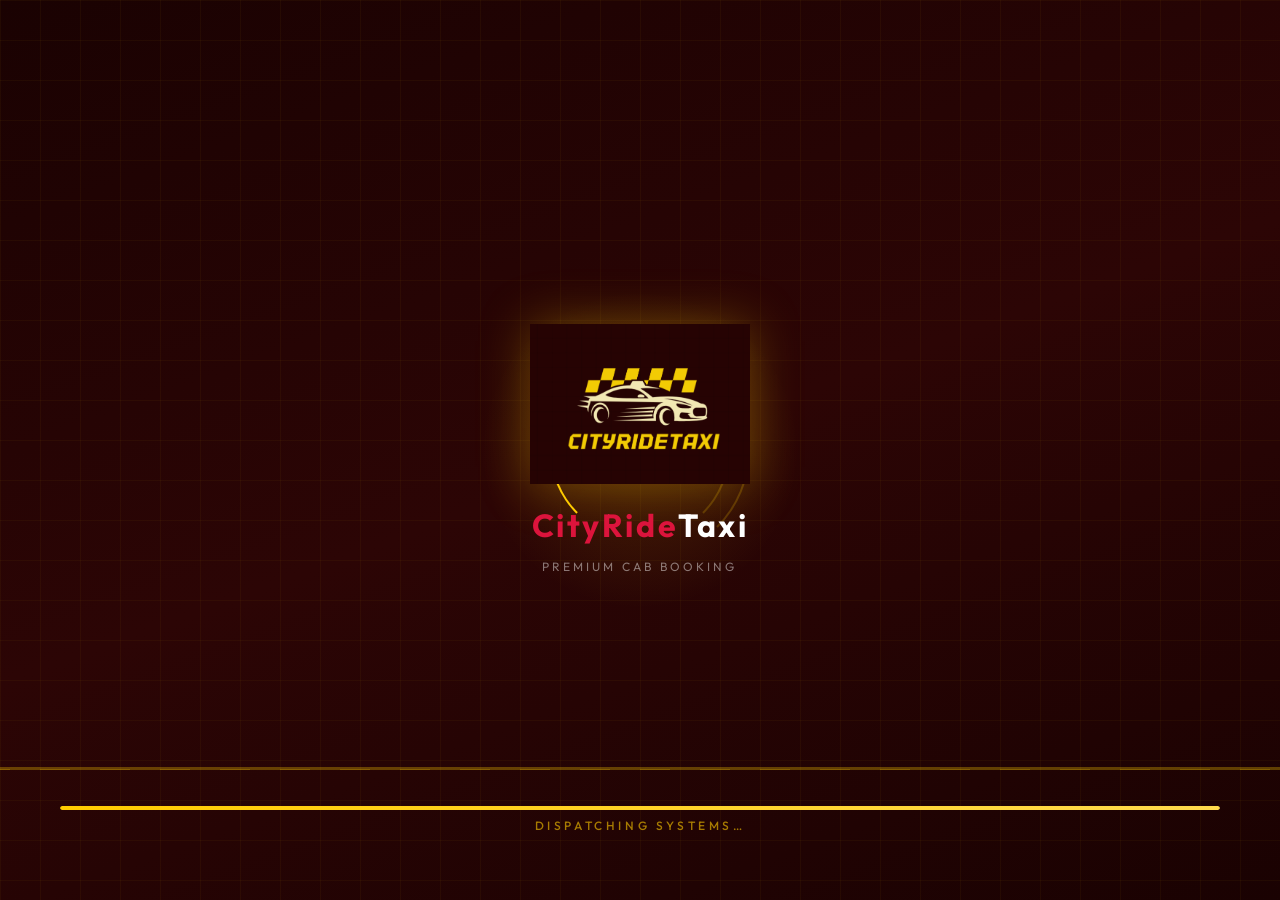
<file: public/admin-login.html>
<!DOCTYPE html>
<html lang="en">

<head>
    <meta charset="UTF-8">
    <meta name="viewport" content="width=device-width, initial-scale=1.0">
    <title>CityRideTaxi | Admin Login</title>
    <link rel="icon" type="image/png" href="logo.png">
    <link rel="preconnect" href="https://fonts.googleapis.com">
    <link rel="preconnect" href="https://fonts.gstatic.com" crossorigin>
    <link href="https://fonts.googleapis.com/css2?family=Outfit:wght@300;400;500;600;700&display=swap" rel="stylesheet">
    <link rel="stylesheet" href="style.css">
    <script src="config.js"></script>
    <style>
        .admin-login-container {
            min-height: 100vh;
            display: flex;
            align-items: center;
            justify-content: center;
            background: #121212;
            padding: 2rem;
            position: relative;
            overflow: hidden;
        }

        /* Abstract geometric background for administrative feel */
        .admin-login-container::before {
            content: '';
            position: absolute;
            top: -10%;
            right: -10%;
            width: 50%;
            height: 50%;
            background: radial-gradient(circle, rgba(183, 28, 28, 0.1) 0%, transparent 70%);
            z-index: 1;
        }

        .login-card {
            background: #1a1a1a;
            border: 1px solid rgba(255, 255, 255, 0.05);
            padding: 4rem;
            border-radius: 30px;
            width: 100%;
            max-width: 450px;
            box-shadow: 0 40px 100px rgba(0, 0, 0, 0.5);
            position: relative;
            z-index: 2;
        }

        .security-badge {
            display: inline-block;
            border: 1px solid var(--primary-red);
            color: var(--primary-red);
            padding: 0.4rem 1rem;
            border-radius: 8px;
            font-size: 0.65rem;
            font-weight: 800;
            text-transform: uppercase;
            letter-spacing: 2px;
            margin-bottom: 2rem;
        }

        .login-card h2 {
            color: white;
            font-size: 2rem;
            font-weight: 700;
            margin-bottom: 0.5rem;
        }

        .login-card p {
            color: rgba(255, 255, 255, 0.4);
            font-size: 0.9rem;
            margin-bottom: 3rem;
        }

        .input-group label {
            color: rgba(255, 255, 255, 0.6);
            display: block;
            margin-bottom: 0.75rem;
            font-size: 0.85rem;
            font-weight: 600;
        }

        .input-group input {
            width: 100%;
            padding: 1.2rem;
            background: #252525;
            border: 1px solid #333;
            border-radius: 12px;
            color: white;
            font-family: inherit;
            transition: all 0.3s ease;
        }

        .input-group input:focus {
            outline: none;
            border-color: var(--primary-red);
            background: #2a2a2a;
        }

        .btn-admin {
            width: 100%;
            padding: 1.2rem;
            background: var(--primary-red);
            color: white;
            border: none;
            border-radius: 12px;
            font-weight: 700;
            font-size: 1rem;
            cursor: pointer;
            transition: var(--transition);
            margin-top: 1rem;
        }

        .btn-admin:hover {
            background: var(--primary-red-hover);
            transform: translateY(-2px);
            box-shadow: 0 10px 20px rgba(183, 28, 28, 0.3);
        }

        .footer-link {
            text-align: center;
            margin-top: 2rem;
        }

        .footer-link a {
            color: rgba(255, 255, 255, 0.3);
            text-decoration: none;
            font-size: 0.8rem;
            transition: all 0.3s ease;
        }

        .footer-link a:hover {
            color: white;
        }
    </style>
</head>

<body style="overflow: hidden;"> <!-- Lock scroll during splash -->
    <div id="splash-screen" style="z-index: 10000;">
        <div class="splash-grid"></div>
        <div class="splash-orb"></div>
        <div class="splash-ring"></div>
        <div class="splash-ring splash-ring-2"></div>
        <div class="splash-logo-wrap">
            <img src="logo.png" class="splash-logo" alt="CityRideTaxi">
            <div class="splash-brand"><span>CityRide</span>Taxi</div>
            <div class="splash-tagline">Premium Cab Booking</div>
        </div>
        <div class="splash-road-wrap">
            <div class="splash-road"></div>
            <svg class="splash-car" width="64" height="28" viewBox="0 0 64 28" fill="none">
                <rect x="8" y="12" width="48" height="12" rx="4" fill="#dc143c"/>
                <path d="M18 12 L22 4 L42 4 L46 12Z" fill="#c01030"/>
                <rect x="23" y="5" width="8" height="6" rx="1" fill="rgba(150,220,255,0.7)"/>
                <rect x="33" y="5" width="8" height="6" rx="1" fill="rgba(150,220,255,0.7)"/>
                <circle cx="18" cy="24" r="4" fill="#1a1a1a" stroke="#555" stroke-width="1.5"/>
                <circle cx="18" cy="24" r="1.5" fill="#888"/>
                <circle cx="46" cy="24" r="4" fill="#1a1a1a" stroke="#555" stroke-width="1.5"/>
                <circle cx="46" cy="24" r="1.5" fill="#888"/>
                <ellipse cx="57" cy="16" rx="5" ry="3" fill="rgba(255,220,100,0.5)"/>
                <rect x="54" y="14" width="3" height="4" rx="1" fill="#ffd700"/>
            </svg>
        </div>
        <div class="splash-progress-wrap"><div class="splash-progress-bar"></div></div>
        <div class="splash-status">Dispatching Systems…</div>
    </div>
    <div class="admin-login-container">
        <div class="login-card">
            <div class="security-badge">Secure Gateway</div>
            <div class="logo" style="margin-bottom: 2rem; cursor: pointer;" onclick="window.location.href='/'">
                <img src="logo.png" alt="CityRideTaxi" style="height: 50px; width: auto;">
            </div>
            <h2>Mainframe Login</h2>
            <p>Administrative clearance required to enter the core.</p>

            <form id="admin-login-form">
                <div class="input-group" style="margin-bottom: 2rem;">
                    <label>Admin ID</label>
                    <input type="text" id="admin-id" placeholder="admin@cityridetaxi" required autocomplete="off">
                </div>
                <div class="input-group" style="margin-bottom: 2.5rem;">
                    <label>Access Key</label>
                    <div class="password-wrapper">
                        <input type="password" id="admin-pass" placeholder="••••••••" required>
                        <button type="button" class="password-toggle" onclick="togglePasswordVisibility('admin-pass', this)">
                            <svg viewBox="0 0 24 24" width="20" height="20" fill="none" stroke="currentColor" stroke-width="2" stroke-linecap="round" stroke-linejoin="round" class="eye-icon"><path d="M1 12s4-8 11-8 11 8 11 8-4 8-11 8-11-8-11-8z"/><circle cx="12" cy="12" r="3"/></svg>
                        </button>
                    </div>
                </div>
                <button type="submit" class="btn-admin">Authorize Entry</button>
            </form>

        </div>
    </div>

    <script>
        // Persistence Logic
        const ADMIN_KEY = 'cityride_admin_login_draft';
        function setupPersistence() {
            const form = document.getElementById('admin-login-form');
            const saved = localStorage.getItem(ADMIN_KEY);
            if (saved) {
                const data = JSON.parse(saved);
                if (data.id) document.getElementById('admin-id').value = data.id;
                if (data.pass) document.getElementById('admin-pass').value = data.pass;
            }

            form.addEventListener('input', () => {
                const data = {
                    id: document.getElementById('admin-id').value,
                    pass: document.getElementById('admin-pass').value
                };
                localStorage.setItem(ADMIN_KEY, JSON.stringify(data));
            });
        }

        window.addEventListener('DOMContentLoaded', setupPersistence);

        document.getElementById('admin-login-form').addEventListener('submit', async (e) => {
            e.preventDefault();
            const email = document.getElementById('admin-id').value;
            const password = document.getElementById('admin-pass').value;

            try {
                const res = await fetch(`${API_BASE_URL}/api/admin/login`, {
                    method: 'POST',
                    headers: { 'Content-Type': 'application/json' },
                    body: JSON.stringify({ email, password })
                });

                const result = await res.json();

                if (res.ok) {
                    localStorage.setItem('cityride_master', JSON.stringify(result.user));
                    localStorage.removeItem(ADMIN_KEY);
                    window.location.href = '/admin';
                } else {
                    alert('Invalid credentials. Access attempt logged.');
                }
            } catch (err) {
                alert('Connection to core failed.');
            }
        });
    </script>
    <script>
        window.addEventListener('load', () => {
            const splash = document.getElementById('splash-screen');
            if (splash) {
                setTimeout(() => {
                    splash.classList.add('splash-hidden');
                    document.body.style.setProperty('overflow', 'auto', 'important');
                }, 3200);
            }
        });
    </script>
    <script src="alert.js"></script>
</body>

</html>
</file>
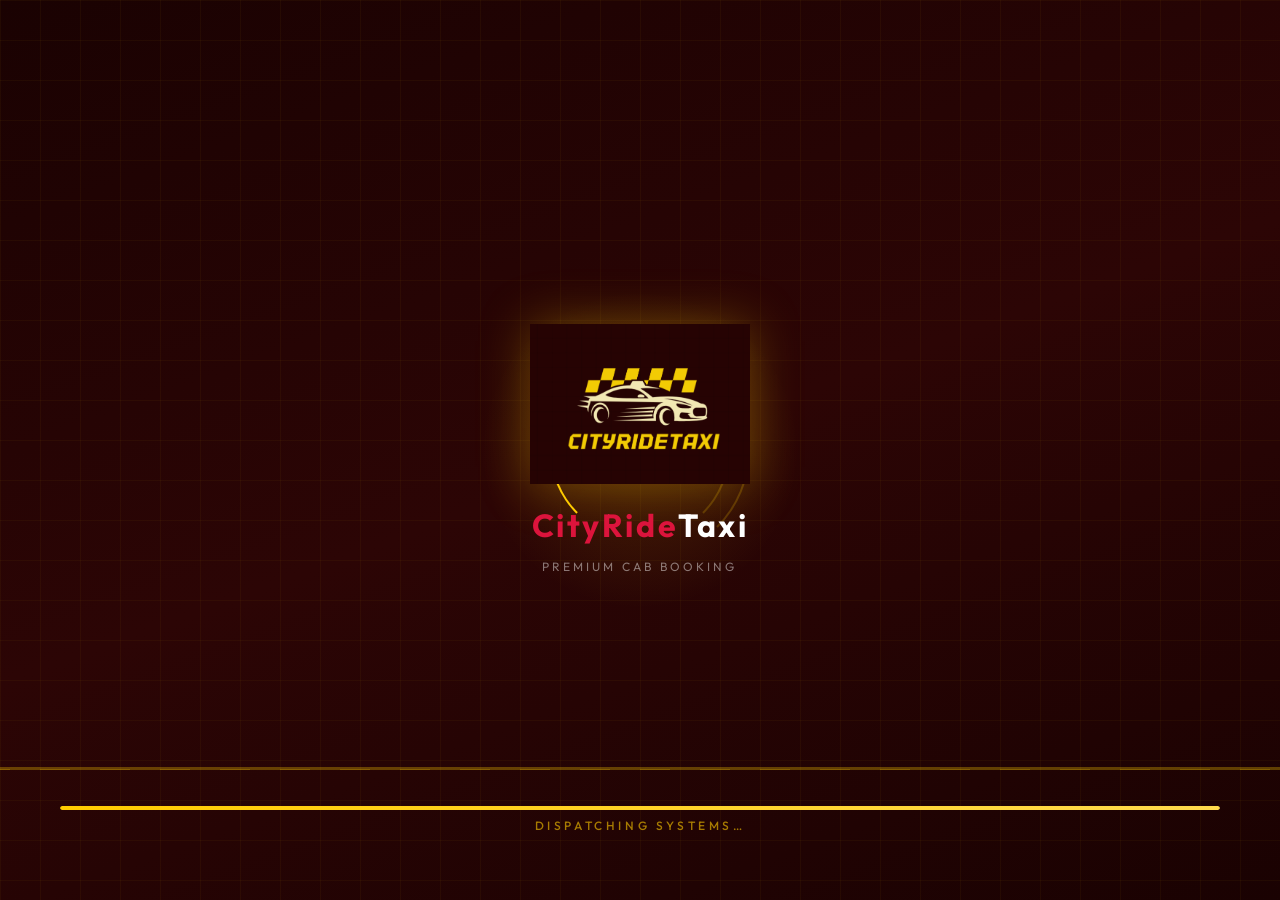
<file: public/auth.html>
<!DOCTYPE html>
<html lang="en">

<head>
    <meta charset="UTF-8">
    <meta name="viewport" content="width=device-width, initial-scale=1.0">
    <title>CityRideTaxi | Premium Access</title>
    <link rel="icon" type="image/png" href="logo.png">
    <link rel="preconnect" href="https://fonts.googleapis.com">
    <link rel="preconnect" href="https://fonts.gstatic.com" crossorigin>
    <link href="https://fonts.googleapis.com/css2?family=Outfit:wght@300;400;500;600;700&display=swap" rel="stylesheet">
    <link rel="stylesheet" href="style.css">
    <script src="config.js"></script>
    <style>
        :root {
            --glass-bg: rgba(14, 16, 22, 0.85);
            --glass-border: rgba(255, 255, 255, 0.08);
            --dark-charcoal: #ffffff;
            --text-muted: #8e9297;
            --primary-red: #B71C1C;
            --primary-red-hover: #8E1515;
            --white: #14161d;
            --accents: rgba(255, 255, 255, 0.06);
            --light-grey: #090a0f;
            --shadow-lg: 0 24px 60px rgba(0, 0, 0, 0.8);
        }

        .auth-container {
            min-height: 100vh;
            display: flex;
            align-items: center;
            justify-content: center;
            background: linear-gradient(rgba(0, 0, 0, 0.8), rgba(0, 0, 0, 0.8)), url('logo.png') no-repeat center center/cover;
            padding: 2rem;
        }

        .auth-card {
            background: var(--glass-bg);
            backdrop-filter: blur(20px);
            border: 1px solid var(--glass-border);
            padding: 4rem;
            border-radius: 30px;
            width: 100%;
            max-width: 500px;
            box-shadow: var(--shadow-lg);
        }

        .auth-tabs {
            display: flex;
            gap: 2rem;
            margin-bottom: 3rem;
            border-bottom: 1px solid rgba(0, 0, 0, 0.05);
            padding-bottom: 1rem;
        }

        .auth-tab {
            background: none;
            border: none;
            font-size: 1.25rem;
            font-weight: 700;
            cursor: pointer;
            color: var(--dark-charcoal);
            opacity: 0.4;
            transition: var(--transition);
        }

        .auth-tab.active {
            opacity: 1;
            color: var(--primary-red);
        }

        .auth-form {
            display: none;
        }

        .auth-form.active {
            display: block;
        }

        .auth-form .input-group {
            margin-bottom: 2rem;
        }

        .auth-footer {
            margin-top: 2rem;
            text-align: center;
            font-size: 0.9rem;
            color: var(--text-muted);
        }

        .checkbox-group {
            display: flex;
            align-items: center;
            gap: 0.75rem;
            margin-bottom: 2rem;
            cursor: pointer;
            user-select: none;
        }

        .checkbox-group input {
            width: 20px;
            height: 20px;
            cursor: pointer;
            accent-color: var(--primary-red);
        }

        .checkbox-group label {
            font-size: 0.9rem;
            color: var(--text-muted);
            cursor: pointer;
        }

        .checkbox-group a {
            color: var(--primary-red);
            text-decoration: none;
            font-weight: 600;
        }

        .checkbox-group a:hover {
            text-decoration: underline;
        }
    </style>
</head>

<body style="overflow: hidden;"> <!-- Lock scroll during splash -->
    <div id="splash-screen">
        <div class="splash-grid"></div>
        <div class="splash-orb"></div>
        <div class="splash-ring"></div>
        <div class="splash-ring splash-ring-2"></div>
        <div class="splash-logo-wrap">
            <img src="logo.png" class="splash-logo" alt="CityRideTaxi">
            <div class="splash-brand"><span>CityRide</span>Taxi</div>
            <div class="splash-tagline">Premium Cab Booking</div>
        </div>
        <div class="splash-road-wrap">
            <div class="splash-road"></div>
            <svg class="splash-car" width="64" height="28" viewBox="0 0 64 28" fill="none">
                <rect x="8" y="12" width="48" height="12" rx="4" fill="#dc143c"/>
                <path d="M18 12 L22 4 L42 4 L46 12Z" fill="#c01030"/>
                <rect x="23" y="5" width="8" height="6" rx="1" fill="rgba(150,220,255,0.7)"/>
                <rect x="33" y="5" width="8" height="6" rx="1" fill="rgba(150,220,255,0.7)"/>
                <circle cx="18" cy="24" r="4" fill="#1a1a1a" stroke="#555" stroke-width="1.5"/>
                <circle cx="18" cy="24" r="1.5" fill="#888"/>
                <circle cx="46" cy="24" r="4" fill="#1a1a1a" stroke="#555" stroke-width="1.5"/>
                <circle cx="46" cy="24" r="1.5" fill="#888"/>
                <ellipse cx="57" cy="16" rx="5" ry="3" fill="rgba(255,220,100,0.5)"/>
                <rect x="54" y="14" width="3" height="4" rx="1" fill="#ffd700"/>
            </svg>
        </div>
        <div class="splash-progress-wrap"><div class="splash-progress-bar"></div></div>
        <div class="splash-status">Dispatching Systems…</div>
    </div>
    <div class="auth-container">
        <div class="auth-card">
            <div class="logo" style="margin-bottom: 3rem; text-align: center;">
                <span class="logo-accent">CityRide</span>Taxi
            </div>

            <div class="auth-tabs">
                <button class="auth-tab active" onclick="switchAuth('login')">Login</button>
                <button class="auth-tab" onclick="switchAuth('register')">Register</button>
            </div>

            <!-- Login Form -->
            <form id="login-form" class="auth-form active">
                <div class="input-group">
                    <label>Phone Number</label>
                    <input type="tel" id="login-phone" placeholder="+91 98765 43210" required pattern="[0-9+\-\s]{7,15}">
                </div>
                <div class="input-group">
                    <label>Password</label>
                    <div class="password-wrapper">
                        <input type="password" id="login-password" placeholder="••••••••" required>
                        <button type="button" class="password-toggle" onclick="togglePasswordVisibility('login-password', this)">
                            <svg viewBox="0 0 24 24" width="20" height="20" fill="none" stroke="currentColor" stroke-width="2" stroke-linecap="round" stroke-linejoin="round" class="eye-icon"><path d="M1 12s4-8 11-8 11 8 11 8-4 8-11 8-11-8-11-8z"/><circle cx="12" cy="12" r="3"/></svg>
                        </button>
                    </div>
                </div>
                <button type="submit" class="btn btn-primary btn-large">Login to CityRideTaxi</button>
                
            </form>

            <!-- Register Form (Passenger Only) -->
            <form id="register-form" class="auth-form">
                <div class="input-group">
                    <label>Full Name</label>
                    <input type="text" id="reg-name" placeholder="John Doe" required>
                </div>
                <div class="input-group">
                    <label>Email Address</label>
                    <div style="display: flex; gap: 0.5rem;">
                        <input type="email" id="reg-email" placeholder="name@example.com" required style="flex: 1;">
                    </div>
                </div>
                <div class="input-group">
                    <label>Phone Number</label>
                    <input type="tel" id="reg-phone" placeholder="+91 98765 43210" required>
                </div>
                <div class="input-group">
                    <label>Password</label>
                    <div class="password-wrapper">
                        <input type="password" id="reg-password" placeholder="••••••••" required>
                        <button type="button" class="password-toggle" onclick="togglePasswordVisibility('reg-password', this)">
                            <svg viewBox="0 0 24 24" width="20" height="20" fill="none" stroke="currentColor" stroke-width="2" stroke-linecap="round" stroke-linejoin="round" class="eye-icon"><path d="M1 12s4-8 11-8 11 8 11 8-4 8-11 8-11-8-11-8z"/><circle cx="12" cy="12" r="3"/></svg>
                        </button>
                    </div>
                </div>

                <div class="checkbox-group">
                    <input type="checkbox" id="reg-terms" required>
                    <label for="reg-terms">i have accept the <a href="#" onclick="openTermsModal(event)">terms and conditions</a>.</label>
                </div>

                <button type="submit" class="btn btn-primary btn-large">Finalize Registration</button>
            </form>

            <div class="auth-footer" style="text-align: left;">
                <a href="/" class="btn-back" title="Back to Home">←</a>
            </div>
        </div>
    </div>

    <script>
        function openTermsModal(event) {
            if (event) event.preventDefault();
            document.getElementById('terms-modal').style.display = 'flex';
        }

        function closeTermsModal() {
            document.getElementById('terms-modal').style.display = 'none';
        }

        function acceptTermsAndClose() {
            document.getElementById('reg-terms').checked = true;
            closeTermsModal();
        }

        function toggleDriverFields() {
            const role = document.getElementById('reg-role').value;
            const fields = document.getElementById('driver-fields');
            fields.style.display = role === 'driver' ? 'block' : 'none';
        }

        function isPasswordStrong(password) {
            const minLength = 8;
            const hasNumber = /\d/.test(password);
            const hasSymbol = /[!@#$%^&*(),.?":{}|<>]/.test(password);
            return password.length >= minLength && hasNumber && hasSymbol;
        }

        function switchAuth(type) {
            document.querySelectorAll('.auth-tab').forEach(t => t.classList.remove('active'));
            document.querySelectorAll('.auth-form').forEach(f => f.classList.remove('active'));

            if (type === 'login') {
                document.querySelector('.auth-tab:nth-child(1)').classList.add('active');
                document.getElementById('login-form').classList.add('active');
                localStorage.setItem('auth_tab', 'login');
            } else {
                document.querySelector('.auth-tab:nth-child(2)').classList.add('active');
                document.getElementById('register-form').classList.add('active');
                localStorage.setItem('auth_tab', 'register');
            }
        }

        // Persistence Logic
        function setupPersistence(formId, storageKey) {
            const form = document.getElementById(formId);
            const saved = localStorage.getItem(storageKey);
            
            if (saved) {
                const data = JSON.parse(saved);
                Object.keys(data).forEach(id => {
                    const el = document.getElementById(id);
                    if (el) {
                        if (el.type === 'checkbox') el.checked = data[id];
                        else el.value = data[id];
                    }
                });
            }

            form.addEventListener('input', () => {
                const data = {};
                form.querySelectorAll('input').forEach(input => {
                    if (input.id) {
                        data[input.id] = input.type === 'checkbox' ? input.checked : input.value;
                    }
                });
                localStorage.setItem(storageKey, JSON.stringify(data));
            });
        }

        window.addEventListener('DOMContentLoaded', () => {
            setupPersistence('login-form', 'cityride_login_draft');
            setupPersistence('register-form', 'cityride_reg_draft');
            
            const savedTab = localStorage.getItem('auth_tab');
            if (savedTab) switchAuth(savedTab);
        });

        // Handle Login
        document.getElementById('login-form').addEventListener('submit', async (e) => {
            e.preventDefault();
            const data = {
                phone: document.getElementById('login-phone').value.trim(),
                password: document.getElementById('login-password').value
            };

            try {
                const res = await fetch(`${API_BASE_URL}/api/auth/login`, {
                    method: 'POST',
                    headers: { 'Content-Type': 'application/json' },
                    body: JSON.stringify(data)
                });
                const result = await res.json();
                if (res.ok) {
                    // This is only for travelers/passengers
                    localStorage.setItem('cityride_member', JSON.stringify(result.user));
                    localStorage.removeItem('cityride_login_draft');
                    localStorage.removeItem('auth_tab');
                    window.location.href = '/';
                } else {
                    alert(result.error);
                }
            } catch (err) { alert('Login failed'); }
        });


        // Handle Register
        document.getElementById('register-form').addEventListener('submit', async (e) => {
            e.preventDefault();
            const data = {
                name: document.getElementById('reg-name').value,
                email: document.getElementById('reg-email').value,
                phone: document.getElementById('reg-phone').value,
                password: document.getElementById('reg-password').value,
                role: 'user'
            };

            if (!isPasswordStrong(data.password)) {
                return alert('Strength Required: Password must be at least 8 characters long and include a number and a symbol (!@#$%^&*, etc).');
            }

            if (!document.getElementById('reg-terms').checked) return alert('Please accept the terms and conditions.');

            try {
                const res = await fetch(`${API_BASE_URL}/api/auth/register`, {
                    method: 'POST',
                    headers: { 'Content-Type': 'application/json' },
                    body: JSON.stringify(data)
                });
                const result = await res.json();
                if (res.ok) {
                    alert('Identity Verified! Welcome to the CityRide Network.');
                    localStorage.removeItem('cityride_reg_draft');
                    localStorage.removeItem('auth_tab');
                    localStorage.setItem('cityride_member', JSON.stringify(result.user));
                    window.location.href = '/';
                } else {
                    alert(result.error);
                }
            } catch (err) { alert('Identity Verification failed'); }
        });
    </script>
    <script>
        window.addEventListener('load', () => {
            const splash = document.getElementById('splash-screen');
            if (splash) {
                setTimeout(() => {
                    splash.classList.add('splash-hidden');
                    document.body.style.setProperty('overflow', 'auto', 'important');
                }, 3200);
            }
        });
    </script>
    <!-- Terms and Conditions Modal -->
    <div id="terms-modal" class="map-modal" style="display: none;">
        <div class="map-modal-content" style="max-width: 650px; height: 80vh; max-height: 85vh; border-radius: 30px; background: var(--white); color: var(--dark-charcoal); display: flex; flex-direction: column;">
            <div class="map-header" style="border-bottom: 1px solid var(--accents); padding: 1.5rem 2rem;">
                <h3 style="font-size: 1.8rem; font-weight: 800; color: var(--dark-charcoal); margin: 0;">Terms and Conditions</h3>
                <button class="close-map" onclick="closeTermsModal()" style="font-size: 2.5rem; background: none; border: none; cursor: pointer; color: var(--text-muted);">&times;</button>
            </div>
            <div class="modal-body" style="padding: 2.5rem; overflow-y: auto; flex: 1;">
                <p style="color: var(--text-muted); margin-bottom: 2rem; line-height: 1.8; font-size: 1rem;">Welcome to CityRideTaxi. These terms and conditions outline the rules and regulations for the use of our services.</p>

                <div class="term-item" style="border-bottom: 1px solid var(--accents); padding-bottom: 1.5rem; margin-bottom: 1.5rem;">
                    <strong style="display: block; font-size: 1.1rem; color: var(--dark-charcoal); margin-bottom: 0.5rem;">1. Acceptance of Terms</strong>
                    <p style="color: var(--text-muted); line-height: 1.6; font-size: 0.95rem; margin: 0;">By accessing this website and using our services, you accept these terms and conditions in full. Do not continue to use CityRideTaxi's services if you do not accept all of the terms and conditions stated on this page.</p>
                </div>

                <div class="term-item" style="border-bottom: 1px solid var(--accents); padding-bottom: 1.5rem; margin-bottom: 1.5rem;">
                    <strong style="display: block; font-size: 1.1rem; color: var(--dark-charcoal); margin-bottom: 0.5rem;">2. User Registration</strong>
                    <p style="color: var(--text-muted); line-height: 1.6; font-size: 0.95rem; margin: 0;">During registration, you must provide accurate and complete information. You are responsible for maintaining the confidentiality of your account and password and for restricting access to your computer or mobile device.</p>
                </div>

                <div class="term-item" style="border-bottom: 1px solid var(--accents); padding-bottom: 1.5rem; margin-bottom: 1.5rem;">
                    <strong style="display: block; font-size: 1.1rem; color: var(--dark-charcoal); margin-bottom: 0.5rem;">3. Service Usage</strong>
                    <ul style="list-style: none; padding: 0; margin: 0;">
                        <li style="position: relative; padding-left: 1.5rem; margin-bottom: 0.75rem; color: var(--text-muted); line-height: 1.6; font-size: 0.95rem;">
                            <span style="position: absolute; left: 0; color: var(--primary-red); font-weight: 700;">•</span> Users must be at least 18 years of age.
                        </li>
                        <li style="position: relative; padding-left: 1.5rem; margin-bottom: 0.75rem; color: var(--text-muted); line-height: 1.6; font-size: 0.95rem;">
                            <span style="position: absolute; left: 0; color: var(--primary-red); font-weight: 700;">•</span> Users must not use the service for any illegal or unauthorized purpose.
                        </li>
                        <li style="position: relative; padding-left: 1.5rem; margin-bottom: 0.75rem; color: var(--text-muted); line-height: 1.6; font-size: 0.95rem;">
                            <span style="position: absolute; left: 0; color: var(--primary-red); font-weight: 700;">•</span> Users must respect the drivers and other passengers.
                        </li>
                        <li style="position: relative; padding-left: 1.5rem; margin-bottom: 0.75rem; color: var(--text-muted); line-height: 1.6; font-size: 0.95rem;">
                            <span style="position: absolute; left: 0; color: var(--primary-red); font-weight: 700;">•</span> Fares are calculated based on distance, time, and vehicle type.
                        </li>
                    </ul>
                </div>

                <div class="term-item" style="border-bottom: 1px solid var(--accents); padding-bottom: 1.5rem; margin-bottom: 1.5rem;">
                    <strong style="display: block; font-size: 1.1rem; color: var(--dark-charcoal); margin-bottom: 0.5rem;">4. Cancellation Policy</strong>
                    <p style="color: var(--text-muted); line-height: 1.6; font-size: 0.95rem; margin: 0;">Cancellations may incur a fee depending on the timing of the cancellation relative to the scheduled pickup. Please review the specific cancellation terms before booking.</p>
                </div>

                <div class="term-item" style="border-bottom: 1px solid var(--accents); padding-bottom: 1.5rem; margin-bottom: 1.5rem;">
                    <strong style="display: block; font-size: 1.1rem; color: var(--dark-charcoal); margin-bottom: 0.5rem;">5. Limitation of Liability</strong>
                    <p style="color: var(--text-muted); line-height: 1.6; font-size: 0.95rem; margin: 0;">CityRideTaxi shall not be liable for any indirect, incidental, special, consequential or punitive damages, or any loss of profits or revenues, whether incurred directly or indirectly.</p>
                </div>

                <div class="term-item" style="border-bottom: 1px solid var(--accents); padding-bottom: 1.5rem; margin-bottom: 1.5rem;">
                    <strong style="display: block; font-size: 1.1rem; color: var(--dark-charcoal); margin-bottom: 0.5rem;">6. Privacy Policy</strong>
                    <p style="color: var(--text-muted); line-height: 1.6; font-size: 0.95rem; margin: 0;">Your privacy is important to us. Please refer to our Privacy Policy section to understand how we collect, use, and safeguard your personal information.</p>
                </div>

                <div class="term-item" style="border-bottom: none; margin-bottom: 0; padding-bottom: 0;">
                    <strong style="display: block; font-size: 1.1rem; color: var(--dark-charcoal); margin-bottom: 0.5rem;">7. Governing Law</strong>
                    <p style="color: var(--text-muted); line-height: 1.6; font-size: 0.95rem; margin: 0;">These terms and conditions are governed by and construed in accordance with the laws of the jurisdiction in which CityRideTaxi operates.</p>
                </div>
            </div>
            <div class="map-footer" style="padding: 1.5rem 2rem; background: var(--light-grey); display: flex; justify-content: flex-end; align-items: center; border-top: 1px solid var(--accents); border-bottom-left-radius: 30px; border-bottom-right-radius: 30px;">
                <button class="btn btn-primary" onclick="acceptTermsAndClose()" style="font-weight: 700; padding: 0.8rem 2rem; border-radius: 12px;">Accept & Close</button>
            </div>
        </div>
    </div>

    <script src="alert.js"></script>
</body>

</html>
</file>
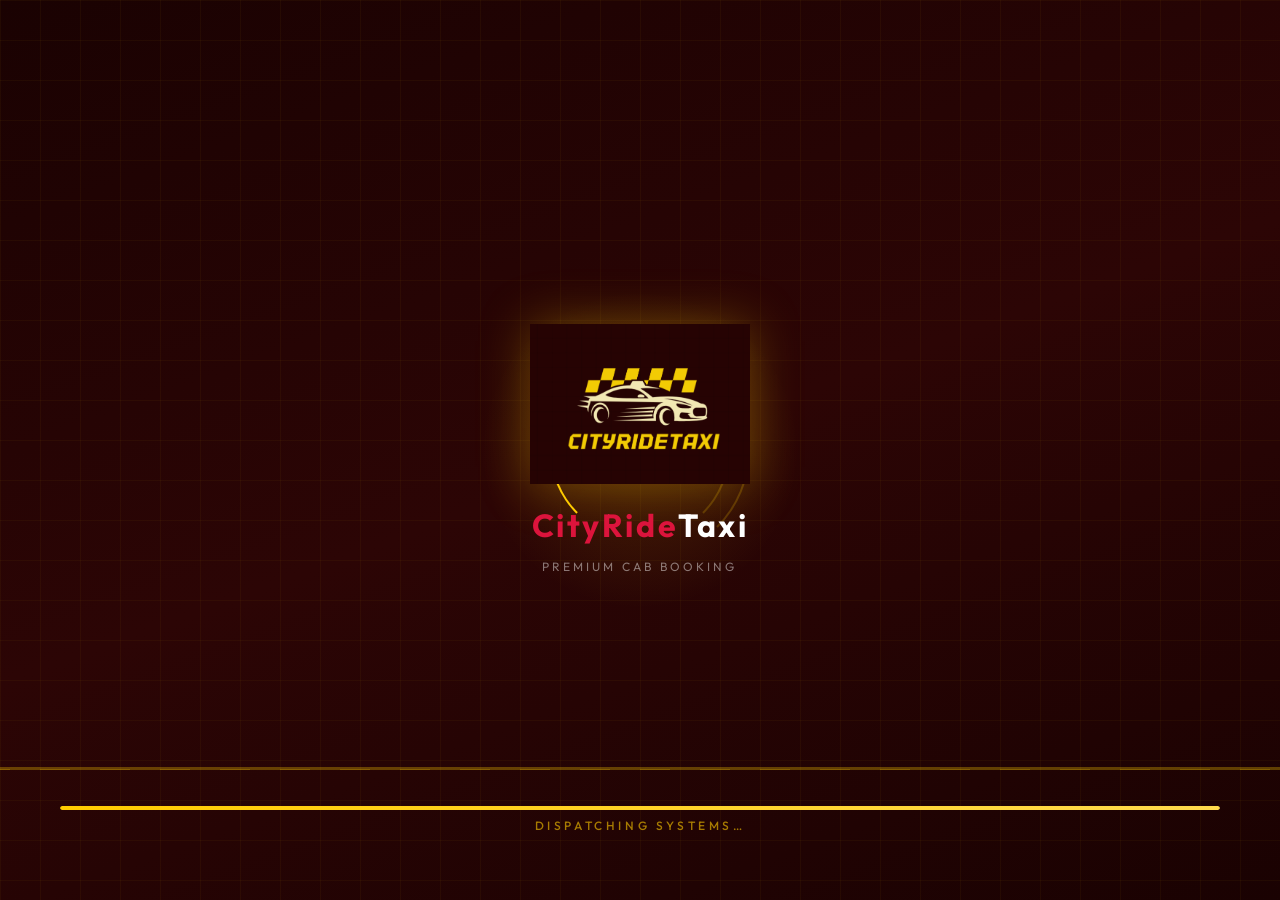
<file: public/driver-login.html>
<!DOCTYPE html>
<html lang="en">

<head>
    <meta charset="UTF-8">
    <meta name="viewport" content="width=device-width, initial-scale=1.0">
    <title>CityRideTaxi | Driver Login</title>
    <link rel="icon" type="image/png" href="logo.png">
    <link rel="preconnect" href="https://fonts.googleapis.com">
    <link rel="preconnect" href="https://fonts.gstatic.com" crossorigin>
    <link href="https://fonts.googleapis.com/css2?family=Outfit:wght@300;400;500;600;700&display=swap" rel="stylesheet">
    <link rel="stylesheet" href="style.css">
    <script src="config.js"></script>
    <style>
        .auth-container {
            min-height: 100vh;
            display: flex;
            align-items: center;
            justify-content: center;
            background: linear-gradient(rgba(0, 0, 0, 0.8), rgba(0, 0, 0, 0.8)), #1a1c1e;
            padding: 2rem;
        }

        .auth-card {
            background: rgba(26, 28, 30, 0.95);
            backdrop-filter: blur(20px);
            border: 1px solid rgba(255, 255, 255, 0.1);
            padding: 4rem;
            border-radius: 30px;
            width: 100%;
            max-width: 500px;
            box-shadow: var(--shadow-lg);
            color: white;
        }

        .auth-card label {
            color: rgba(255, 255, 255, 0.7);
        }

        .auth-card input {
            background: rgba(255, 255, 255, 0.05);
            border: 1px solid rgba(255, 255, 255, 0.1);
            color: white;
        }

        .auth-card input::placeholder {
            color: rgba(255, 255, 255, 0.3);
        }

        .partner-badge {
            display: inline-block;
            background: var(--primary-red);
            padding: 0.5rem 1rem;
            border-radius: 8px;
            font-size: 0.7rem;
            font-weight: 800;
            text-transform: uppercase;
            margin-bottom: 1.5rem;
        }
    </style>
</head>

<body style="overflow: hidden;"> <!-- Lock scroll during splash -->
    <div id="splash-screen" style="z-index: 10000;">
        <div class="splash-grid"></div>
        <div class="splash-orb"></div>
        <div class="splash-ring"></div>
        <div class="splash-ring splash-ring-2"></div>
        <div class="splash-logo-wrap">
            <img src="logo.png" class="splash-logo" alt="CityRideTaxi">
            <div class="splash-brand"><span>CityRide</span>Taxi</div>
            <div class="splash-tagline">Premium Cab Booking</div>
        </div>
        <div class="splash-road-wrap">
            <div class="splash-road"></div>
            <svg class="splash-car" width="64" height="28" viewBox="0 0 64 28" fill="none">
                <rect x="8" y="12" width="48" height="12" rx="4" fill="#dc143c"/>
                <path d="M18 12 L22 4 L42 4 L46 12Z" fill="#c01030"/>
                <rect x="23" y="5" width="8" height="6" rx="1" fill="rgba(150,220,255,0.7)"/>
                <rect x="33" y="5" width="8" height="6" rx="1" fill="rgba(150,220,255,0.7)"/>
                <circle cx="18" cy="24" r="4" fill="#1a1a1a" stroke="#555" stroke-width="1.5"/>
                <circle cx="18" cy="24" r="1.5" fill="#888"/>
                <circle cx="46" cy="24" r="4" fill="#1a1a1a" stroke="#555" stroke-width="1.5"/>
                <circle cx="46" cy="24" r="1.5" fill="#888"/>
                <ellipse cx="57" cy="16" rx="5" ry="3" fill="rgba(255,220,100,0.5)"/>
                <rect x="54" y="14" width="3" height="4" rx="1" fill="#ffd700"/>
            </svg>
        </div>
        <div class="splash-progress-wrap"><div class="splash-progress-bar"></div></div>
        <div class="splash-status">Dispatching Systems…</div>
    </div>
    <div class="auth-container">
        <div class="auth-card">
            <div style="text-align: center; margin-bottom: 2.5rem;">
                <div class="partner-badge">Partner Portal</div>
                <div class="logo" style="display: flex; justify-content: center; margin-top: 10px; cursor: pointer;" onclick="window.location.href='/'">
                    <img src="logo.png" alt="CityRideTaxi" style="height: 60px; width: auto; filter: drop-shadow(0 0 10px rgba(183, 28, 28, 0.3));">
                </div>
                <h2 style="margin-top: 1.5rem; font-weight: 800; color: #ffffff; letter-spacing: 0.5px;">Partner Driver Login</h2>
            </div>

            <form id="driver-login-form">
                <div class="input-group">
                    <label style="color: #ffffff; font-weight: 600; font-size: 0.85rem; letter-spacing: 1px; text-transform: uppercase;">Phone Number</label>
                    <input type="tel" id="login-phone" placeholder="9876543210" required style="padding: 1rem; border-radius: 12px; font-size: 1.1rem; letter-spacing: 1px;">
                </div>
                <div class="input-group" style="margin-top: 1.5rem; margin-bottom: 2rem;">
                    <label style="color: #ffffff; font-weight: 600; font-size: 0.85rem; letter-spacing: 1px; text-transform: uppercase;">Access Key</label>
                    <div class="password-wrapper">
                        <input type="password" id="login-password" placeholder="••••••••" required style="padding: 1rem; border-radius: 12px; font-size: 1.1rem; letter-spacing: 2px;">
                        <button type="button" class="password-toggle" onclick="togglePasswordVisibility('login-password', this)">
                            <svg viewBox="0 0 24 24" width="20" height="20" fill="none" stroke="currentColor" stroke-width="2" stroke-linecap="round" stroke-linejoin="round" class="eye-icon"><path d="M1 12s4-8 11-8 11 8 11 8-4 8-11 8-11-8-11-8z"/><circle cx="12" cy="12" r="3"/></svg>
                        </button>
                    </div>
                </div>
                <button type="submit" class="btn btn-primary btn-large" style="width: 100%; font-weight: 800; text-transform: uppercase; letter-spacing: 1px; padding: 1.2rem;">Initialize Session</button>
            </form>

            <div style="margin-top: 2rem; text-align: center; font-size: 0.9rem; color: rgba(255,255,255,0.6);">
                Not a partner yet? 
                <a href="/driver-register" style="color: var(--primary-red); font-weight: 700; text-decoration: none; margin-left: 5px; transition: 0.3s;">Register as Partner</a>
            </div>

            <div style="margin-top: 2.5rem; border-top: 1px solid rgba(255,255,255,0.08); padding-top: 1.5rem; display: flex; justify-content: center;">
                <a href="/" class="btn-back" style="color:white; display: flex; align-items: center; justify-content: center;" title="Return to Main Hub">
                    <svg width="20" height="20" viewBox="0 0 24 24" fill="none" stroke="currentColor" stroke-width="2.5" stroke-linecap="round" stroke-linejoin="round"><line x1="19" y1="12" x2="5" y2="12"></line><polyline points="12 19 5 12 12 5"></polyline></svg>
                </a>
            </div>
        </div>
    </div>

    <script>
        // Persistence Logic
        const LOGIN_KEY = 'cityride_driver_login_draft';
        function setupPersistence() {
            const form = document.getElementById('driver-login-form');
            const saved = localStorage.getItem(LOGIN_KEY);
            if (saved) {
                const data = JSON.parse(saved);
                if (data.phone) document.getElementById('login-phone').value = data.phone;
                if (data.password) document.getElementById('login-password').value = data.password;
            }

            form.addEventListener('input', () => {
                const data = {
                    phone: document.getElementById('login-phone').value,
                    password: document.getElementById('login-password').value
                };
                localStorage.setItem(LOGIN_KEY, JSON.stringify(data));
            });
        }

        window.addEventListener('DOMContentLoaded', setupPersistence);

        document.getElementById('driver-login-form').addEventListener('submit', async (e) => {
            e.preventDefault();
            const phone = document.getElementById('login-phone').value;
            const password = document.getElementById('login-password').value;

            try {
                const res = await fetch(`${API_BASE_URL}/api/driver/login`, {
                    method: 'POST',
                    headers: { 'Content-Type': 'application/json' },
                    body: JSON.stringify({ phone, password })
                });

                const result = await res.json();

                if (res.ok) {
                    localStorage.setItem('cityride_pilot', JSON.stringify(result.user));
                    localStorage.removeItem(LOGIN_KEY);
                    window.location.href = '/driver';
                } else {
                    alert(result.error);
                }
            } catch (err) {
                alert('Authorization failed');
            }
        });
    </script>
    <script>
        window.addEventListener('load', () => {
            const splash = document.getElementById('splash-screen');
            if (splash) {
                setTimeout(() => {
                    splash.classList.add('splash-hidden');
                    document.body.style.setProperty('overflow', 'auto', 'important');
                }, 3200);
            }
        });
    </script>
    <script src="alert.js"></script>
</body>

</html>
</file>
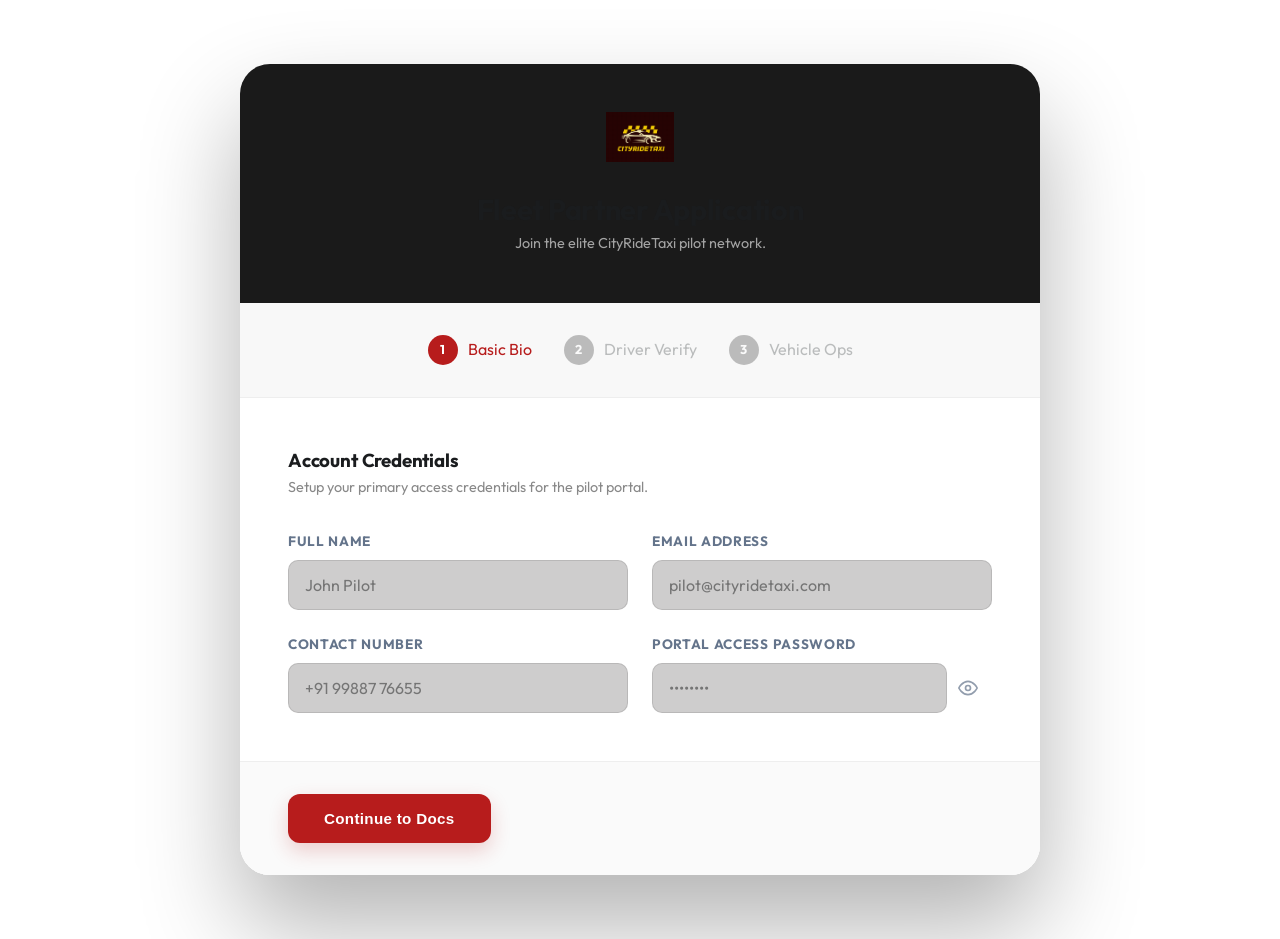
<file: public/driver-register.html>
<!DOCTYPE html>
<html lang="en">

<head>
    <meta charset="UTF-8">
    <meta name="viewport" content="width=device-width, initial-scale=1.0">
    <title>CityRideTaxi | Pilot Recruitment</title>
    <link rel="icon" type="image/png" href="logo.png">
    <link rel="preconnect" href="https://fonts.googleapis.com">
    <link rel="preconnect" href="https://fonts.gstatic.com" crossorigin>
    <link href="https://fonts.googleapis.com/css2?family=Outfit:wght@300;400;500;600;700&display=swap" rel="stylesheet">
    <link rel="stylesheet" href="style.css">
    <script src="config.js"></script>
    <style>
        .reg-container {
            min-height: 100vh;
            background: linear-gradient(rgba(0, 0, 0, 0.8), rgba(0, 0, 0, 0.8)), url('logo.png') no-repeat center center/fixed;
            background-size: 40%;
            padding: 4rem 2rem;
            display: flex;
            justify-content: center;
            align-items: center;
        }

        .reg-card {
            background: rgba(255, 255, 255, 0.98);
            width: 100%;
            max-width: 800px;
            border-radius: 30px;
            box-shadow: 0 50px 100px rgba(0, 0, 0, 0.3);
            overflow: hidden;
            position: relative;
        }

        .reg-header {
            background: #1a1a1a;
            color: white;
            padding: 3rem;
            text-align: center;
        }

        .reg-steps {
            display: flex;
            justify-content: center;
            gap: 2rem;
            padding: 2rem;
            background: #f8f8f8;
            border-bottom: 1px solid #eee;
        }

        .step-indicator {
            display: flex;
            align-items: center;
            gap: 10px;
            opacity: 0.3;
            transition: 0.3s;
        }

        .step-indicator.active {
            opacity: 1;
            color: var(--primary-red);
        }

        .step-number {
            width: 30px;
            height: 30px;
            background: #333;
            color: white;
            border-radius: 50%;
            display: flex;
            align-items: center;
            justify-content: center;
            font-weight: 700;
            font-size: 0.8rem;
        }

        .step-indicator.active .step-number {
            background: var(--primary-red);
        }

        .form-stage {
            padding: 3rem;
            display: none;
        }

        .form-stage.active {
            display: block;
            animation: fadeIn 0.5s ease;
        }

        @keyframes fadeIn {
            from { opacity: 0; transform: translateY(10px); }
            to { opacity: 1; transform: translateY(0); }
        }

        .input-grid {
            display: grid;
            grid-template-columns: 1fr 1fr;
            gap: 1.5rem;
        }

        .doc-upload-box {
            border: 2px dashed #ddd;
            padding: 1.5rem;
            border-radius: 15px;
            text-align: center;
            transition: 0.3s;
            cursor: pointer;
            position: relative;
        }

        .doc-upload-box:hover {
            border-color: var(--primary-red);
            background: rgba(183, 28, 28, 0.02);
        }

        .doc-upload-box input {
            position: absolute;
            inset: 0;
            opacity: 0;
            cursor: pointer;
        }

        .doc-upload-box .icon {
            font-size: 1.5rem;
            margin-bottom: 0.5rem;
            display: block;
        }

        .doc-upload-box .label {
            font-size: 0.8rem;
            font-weight: 600;
            color: #666;
        }

        .preview-name {
            font-size: 0.7rem;
            color: var(--primary-red);
            margin-top: 5px;
            font-weight: 700;
            display: none;
        }

        .nav-btns {
            display: flex;
            justify-content: space-between;
            padding: 2rem 3rem;
            background: #fafafa;
            border-top: 1px solid #eee;
        }

        @media (max-width: 600px) {
            .input-grid { grid-template-columns: 1fr; }
            .reg-steps { flex-direction: column; gap: 1rem; align-items: flex-start; }
            .input-row { flex-direction: column; }
            .input-row .btn { width: 100%; border-radius: 12px !important; }
        }

        .input-row {
            display: flex;
            gap: 10px;
        }
    </style>
</head>

<body>
    <div class="reg-container">
        <div class="reg-card">
            <div class="reg-header">
                <img src="logo.png" alt="CityRide" style="height: 50px; margin-bottom: 1rem;">
                <h1 style="font-size: 1.8rem;">Fleet Partner Application</h1>
                <p style="opacity: 0.6; font-size: 0.9rem;">Join the elite CityRideTaxi pilot network.</p>
            </div>

            <div class="reg-steps">
                <div class="step-indicator active" id="step-i-1">
                    <span class="step-number">1</span>
                    <span class="step-label">Basic Bio</span>
                </div>
                <div class="step-indicator" id="step-i-2">
                    <span class="step-number">2</span>
                    <span class="step-label">Driver Verify</span>
                </div>
                <div class="step-indicator" id="step-i-3">
                    <span class="step-number">3</span>
                    <span class="step-label">Vehicle Ops</span>
                </div>
            </div>

            <form id="driver-reg-form">
                <!-- Step 1: Basic Bio -->
                <div class="form-stage active" id="step-1">
                    <h3>Account Credentials</h3>
                    <p style="color: #888; font-size: 0.9rem; margin-bottom: 2rem;">Setup your primary access credentials for the pilot portal.</p>
                    <div class="input-grid">
                        <div class="input-group">
                            <label>Full Name</label>
                            <input type="text" name="name" placeholder="John Pilot" required>
                        </div>
                        <div class="input-group">
                            <label>Email Address</label>
                            <div class="input-row">
                                <input type="email" id="driver-email" name="email" placeholder="pilot@cityridetaxi.com" required style="flex: 1;">
                            </div>
                        </div>
                        <div class="input-group">
                            <label>Contact Number</label>
                            <input type="tel" name="phone" placeholder="+91 99887 76655" required>
                        </div>
                        <div class="input-group">
                            <label>Portal Access Password</label>
                            <div class="password-wrapper">
                                <input type="password" id="reg-password" name="password" placeholder="••••••••" required>
                                <button type="button" class="password-toggle" onclick="togglePasswordVisibility('reg-password', this)">
                                    <svg viewBox="0 0 24 24" width="20" height="20" fill="none" stroke="currentColor" stroke-width="2" stroke-linecap="round" stroke-linejoin="round" class="eye-icon"><path d="M1 12s4-8 11-8 11 8 11 8-4 8-11 8-11-8-11-8z"/><circle cx="12" cy="12" r="3"/></svg>
                                </button>
                            </div>
                        </div>
                    </div>
                </div>

                <!-- Step 2: Driver Documents -->
                <div class="form-stage" id="step-2">
                    <h3>Identity & Clearance</h3>
                    <p style="color: #888; font-size: 0.9rem; margin-bottom: 2rem;">Upload your legal driving permits and identity documents.</p>
                    <div class="input-grid">
                        <div class="doc-upload-box">
                            <span class="icon">🪪</span>
                            <span class="label">Driving License (Front)</span>
                            <input type="file" name="dl_front" accept="image/*,.pdf" onchange="previewFile(this)" required>
                            <div class="preview-name"></div>
                        </div>
                        <div class="doc-upload-box">
                            <span class="icon">🪪</span>
                            <span class="label">Driving License (Back)</span>
                            <input type="file" name="dl_back" accept="image/*,.pdf" onchange="previewFile(this)" required>
                            <div class="preview-name"></div>
                        </div>
                        <div class="doc-upload-box">
                            <span class="icon">📜</span>
                            <span class="label">Police Verification (PVC)</span>
                            <input type="file" name="pvc" accept="image/*,.pdf" onchange="previewFile(this)" required>
                            <div class="preview-name"></div>
                        </div>
                        <div class="doc-upload-box">
                            <span class="icon">🆔</span>
                            <span class="label">Aadhar Card (Front)</span>
                            <input type="file" name="aadhar_front" accept="image/*,.pdf" onchange="previewFile(this)" required>
                            <div class="preview-name"></div>
                        </div>
                        <div class="doc-upload-box">
                            <span class="icon">🆔</span>
                            <span class="label">Aadhar Card (Back)</span>
                            <input type="file" name="aadhar_back" accept="image/*,.pdf" onchange="previewFile(this)" required>
                            <div class="preview-name"></div>
                        </div>
                    </div>
                </div>

                <!-- Step 3: Vehicle Ops -->
                <div class="form-stage" id="step-3">
                    <h3>Vehicle Specifications</h3>
                    <p style="color: #888; font-size: 0.9rem; margin-bottom: 2rem;">Register the vehicle you will be deploying for CityRide operations.</p>
                    <div class="input-grid" style="margin-bottom: 2rem;">
                        <div class="input-group">
                            <label>Vehicle Model</label>
                            <input type="text" name="car_model" placeholder="Toyota Glanza / Etios" required>
                        </div>
                        <div class="input-group">
                            <label>Plate Number</label>
                            <input type="text" name="car_number" placeholder="TN 01 AB 1234" required>
                        </div>
                        <div class="input-group">
                            <label>Vehicle Class</label>
                            <select name="vehicle_type">
                                <option value="bike">Classy Bike+</option>
                                <option value="auto">Auto (3+1)</option>
                                <option value="hatchback">Hatchback (4+1)</option>
                                <option value="sedan">Sedan (Standard)</option>
                                <option value="suv">SUV (Premium)</option>
                                <option value="8plus1">Tempo Traveller (8+1)</option>
                                <option value="van24">Omni Bus (24+1)</option>
                            </select>
                        </div>
                    </div>
                    <div class="input-grid">
                        <div class="doc-upload-box">
                            <span class="icon">📒</span>
                            <span class="label">Vehicle RC Book</span>
                            <input type="file" name="rc_book" accept="image/*,.pdf" onchange="previewFile(this)" required>
                            <div class="preview-name"></div>
                        </div>
                        <div class="doc-upload-box">
                            <span class="icon">🛡️</span>
                            <span class="label">Insurance Policy</span>
                            <input type="file" name="insurance" accept="image/*,.pdf" onchange="previewFile(this)" required>
                            <div class="preview-name"></div>
                        </div>
                        <div class="doc-upload-box">
                            <span class="icon">💨</span>
                            <span class="label">Pollution Certificate</span>
                            <input type="file" name="pollution" accept="image/*,.pdf" onchange="previewFile(this)" required>
                            <div class="preview-name"></div>
                        </div>
                        <div class="doc-upload-box">
                            <span class="icon">📝</span>
                            <span class="label">Commercial Permit</span>
                            <input type="file" name="permit" accept="image/*,.pdf" onchange="previewFile(this)" required>
                            <div class="preview-name"></div>
                        </div>
                    </div>
                </div>

                <div class="nav-btns">
                    <button type="button" class="btn" id="prev-btn" style="display: none; background: #eee; color: #333;" onclick="changeStep(-1)">Back</button>
                    <button type="button" class="btn btn-primary" id="next-btn" onclick="changeStep(1)">Continue to Docs</button>
                    <button type="submit" class="btn btn-primary" id="submit-btn" style="display: none;">Submit Application</button>
                </div>
            </form>
        </div>
    </div>

    <script>
        let currentStep = 1;
        let isEmailVerified = true;
        const REG_KEY = 'cityride_driver_reg_draft';

        function setupPersistence() {
            const form = document.getElementById('driver-reg-form');
            const saved = localStorage.getItem(REG_KEY);
            
            if (saved) {
                const data = JSON.parse(saved);
                Object.keys(data).forEach(name => {
                    const el = form.querySelector(`[name="${name}"]`);
                    if (el && el.type !== 'file') {
                        el.value = data[name];
                    }
                });
                if (data._step) {
                    const targetStep = parseInt(data._step);
                    for (let i = 1; i < targetStep; i++) {
                        changeStep(1, true); // Bypass validation when loading
                    }
                }
            }

            form.addEventListener('input', () => {
                const data = JSON.parse(localStorage.getItem(REG_KEY) || '{}');
                form.querySelectorAll('input, select').forEach(input => {
                    if (input.name && input.type !== 'file') {
                        data[input.name] = input.value;
                    }
                });
                data._step = currentStep;
                localStorage.setItem(REG_KEY, JSON.stringify(data));
            });
        }

        window.addEventListener('DOMContentLoaded', setupPersistence);



        function isPasswordStrong(password) {
            const minLength = 8;
            const hasNumber = /\d/.test(password);
            const hasSymbol = /[!@#$%^&*(),.?":{}|<>]/.test(password);
            return password.length >= minLength && hasNumber && hasSymbol;
        }

        function changeStep(delta, skipValidation = false) {
            // Validation before moving forward
            if (delta > 0 && !skipValidation) {
                if (currentStep === 1) {
                    const pass = document.querySelector('input[name="password"]').value;
                    if (!isPasswordStrong(pass)) {
                        alert('Strength Required: Portal password must be at least 8 characters long and include a number and a symbol (!@#$%^&*, etc).');
                        return;
                    }
                }
                const currentStage = document.getElementById(`step-${currentStep}`);
                const inputs = currentStage.querySelectorAll('input[required], select[required]');
                let valid = true;
                inputs.forEach(input => {
                    if (!input.value) {
                        input.style.borderColor = 'red';
                        valid = false;
                    } else {
                        input.style.borderColor = '#ddd';
                    }
                });
                if (!valid) {
                    alert('Please complete all required fields/uploads for this step.');
                    return;
                }
            }

            // Hide current
            document.getElementById(`step-${currentStep}`).classList.remove('active');
            document.getElementById(`step-i-${currentStep}`).classList.remove('active');

            currentStep += delta;

            // Show new
            document.getElementById(`step-${currentStep}`).classList.add('active');
            document.getElementById(`step-i-${currentStep}`).classList.add('active');

            // Update button visibility and persistence
            const data = JSON.parse(localStorage.getItem(REG_KEY) || '{}');
            data._step = currentStep;
            localStorage.setItem(REG_KEY, JSON.stringify(data));

            // Update buttons
            document.getElementById('prev-btn').style.display = currentStep > 1 ? 'block' : 'none';
            
            if (currentStep === 3) {
                document.getElementById('next-btn').style.display = 'none';
                document.getElementById('submit-btn').style.display = 'block';
            } else {
                document.getElementById('next-btn').style.display = 'block';
                document.getElementById('submit-btn').style.display = 'none';
                document.getElementById('next-btn').textContent = currentStep === 2 ? 'Vehicle Details' : 'Continue to Docs';
            }
        }

        function previewFile(input) {
            const preview = input.parentElement.querySelector('.preview-name');
            if (input.files && input.files[0]) {
                preview.textContent = "✓ " + input.files[0].name.substring(0, 20) + "...";
                preview.style.display = 'block';
                input.parentElement.style.borderColor = 'var(--primary-red)';
            } else {
                preview.style.display = 'none';
                input.parentElement.style.borderColor = '#ddd';
            }
        }

        document.getElementById('driver-reg-form').addEventListener('submit', async (e) => {
            e.preventDefault();
            
            const btn = document.getElementById('submit-btn');
            btn.disabled = true;
            btn.textContent = 'Transmitting...';

            const formData = new FormData(e.target);
            // Ensure disabled email is included
            formData.set('email', document.getElementById('driver-email').value);
            
            try {
                const res = await fetch(`${API_BASE_URL}/api/driver/register`, {
                    method: 'POST',
                    body: formData
                });

                const result = await res.json();

                if (res.ok) {
                    alert('APPLICATION TRANSMITTED!\nYour documents have been received by Ground Control. We will notify you via email once your identity is authorized.');
                    localStorage.removeItem(REG_KEY);
                    window.location.href = '/driver-login';
                } else {
                    alert('System Error: ' + result.error);
                }
            } catch (err) {
                alert('Network Link failure. Document transmission failed.');
            } finally {
                btn.disabled = false;
                btn.textContent = 'Submit Application';
            }
        });
    </script>
</body>

</html>
</file>
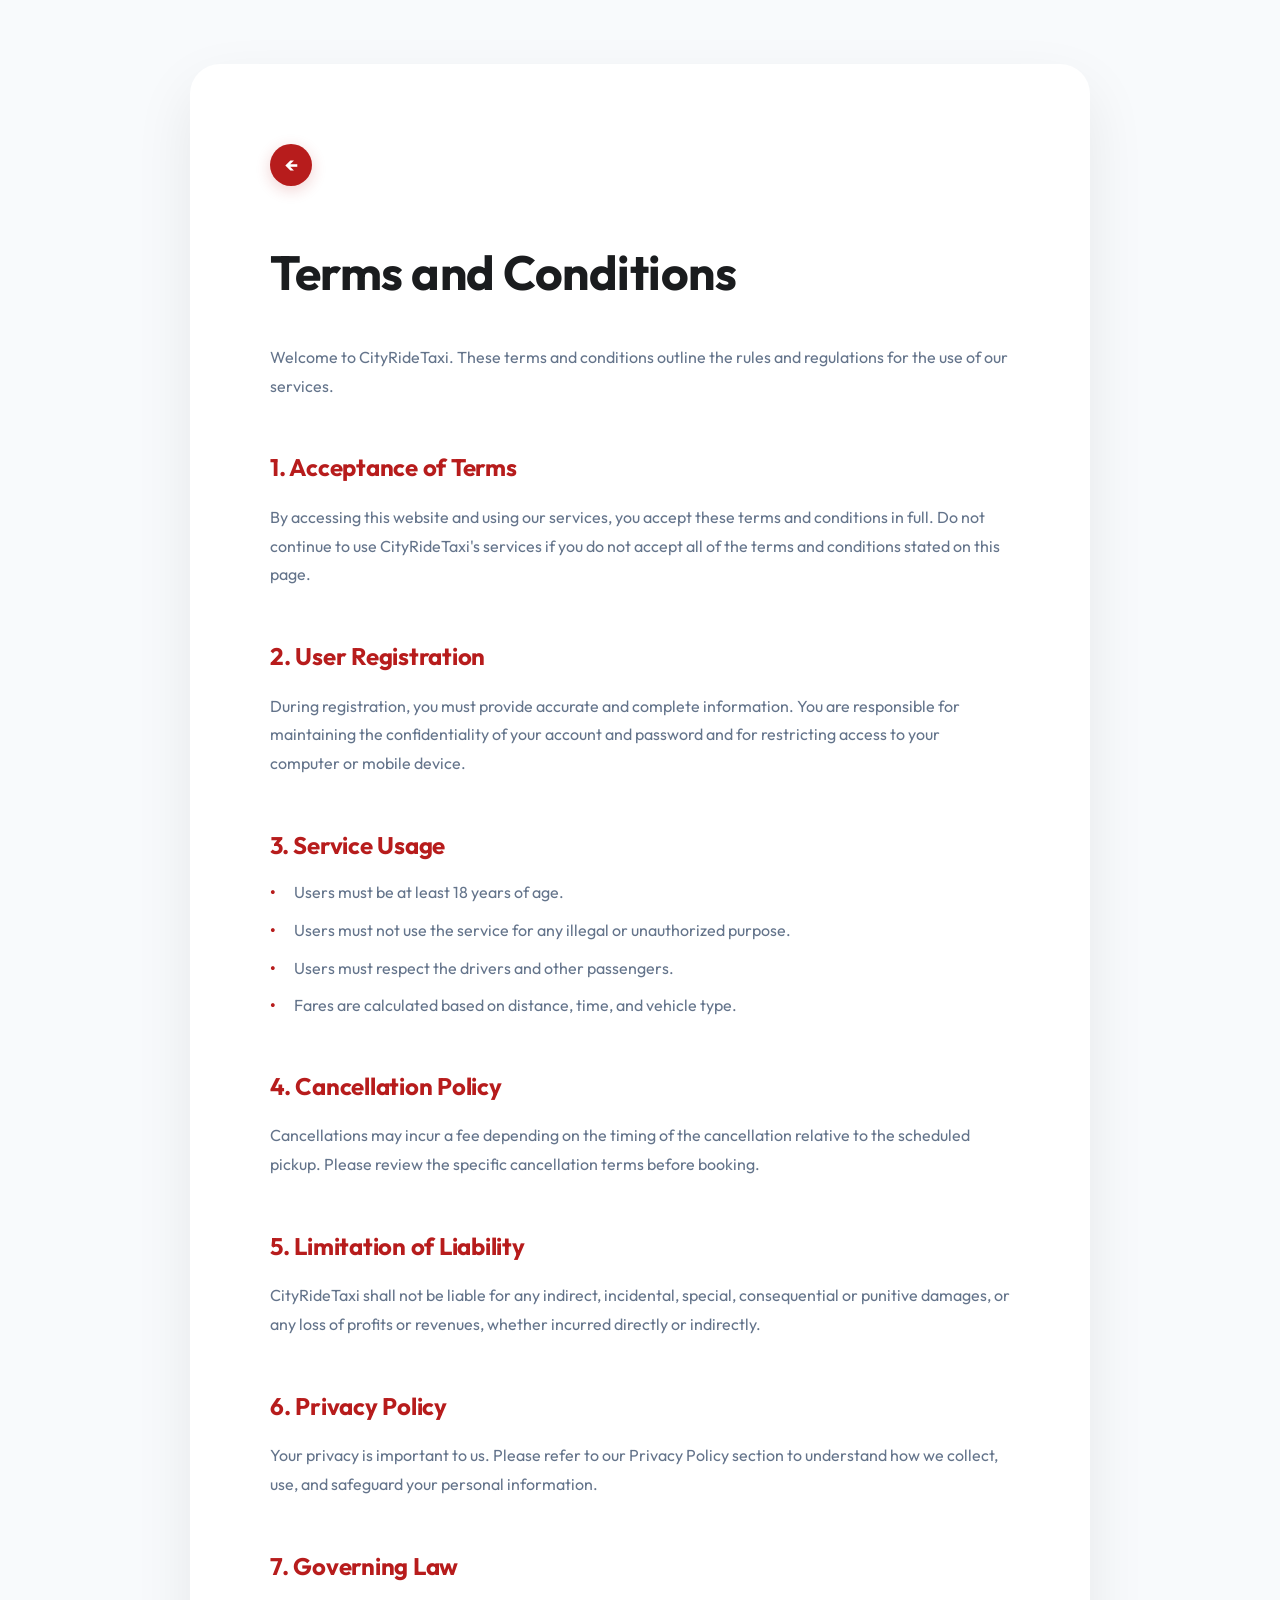
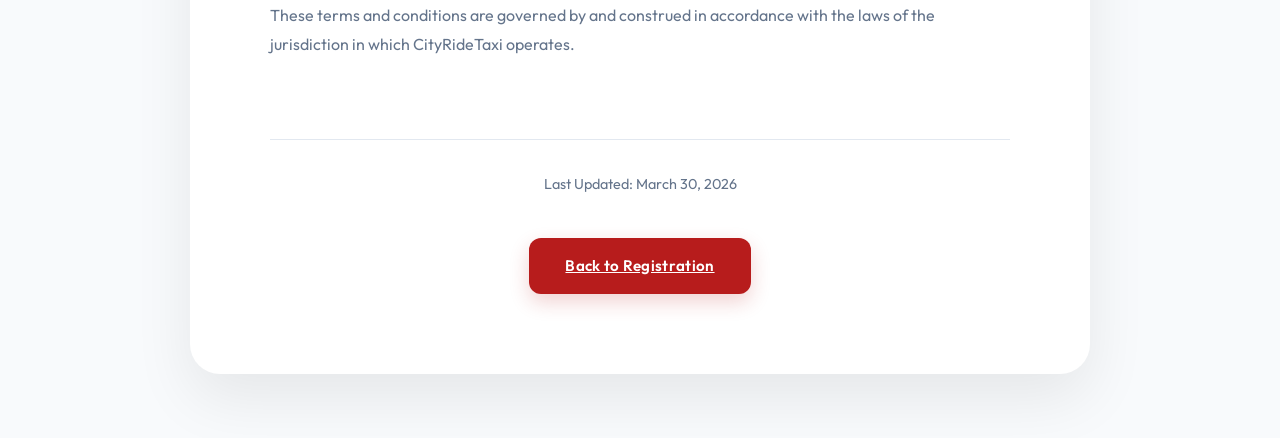
<file: public/terms.html>
<!DOCTYPE html>
<html lang="en">

<head>
    <meta charset="UTF-8">
    <meta name="viewport" content="width=device-width, initial-scale=1.0">
    <title>Terms and Conditions | CityRideTaxi</title>
    <link rel="icon" type="image/png" href="logo.png">
    <link rel="preconnect" href="https://fonts.googleapis.com">
    <link rel="preconnect" href="https://fonts.gstatic.com" crossorigin>
    <link href="https://fonts.googleapis.com/css2?family=Outfit:wght@300;400;500;600;700&display=swap" rel="stylesheet">
    <link rel="stylesheet" href="style.css">
    <style>
        .terms-container {
            min-height: 100vh;
            background: var(--light-grey);
            padding: 4rem 2rem;
            display: flex;
            justify-content: center;
            align-items: flex-start;
        }

        .terms-content {
            background: var(--white);
            max-width: 900px;
            width: 100%;
            padding: 5rem;
            border-radius: 30px;
            box-shadow: var(--shadow-lg);
        }

        .terms-content h1 {
            font-size: 3rem;
            margin-bottom: 2rem;
            color: var(--dark-charcoal);
        }

        .terms-content h2 {
            font-size: 1.5rem;
            margin-top: 3rem;
            margin-bottom: 1rem;
            color: var(--primary-red);
        }

        .terms-content p {
            color: var(--text-muted);
            margin-bottom: 1.5rem;
            line-height: 1.8;
        }

        .terms-content ul {
            list-style: none;
            margin-bottom: 2rem;
        }

        .terms-content ul li {
            position: relative;
            padding-left: 1.5rem;
            margin-bottom: 0.75rem;
            color: var(--text-muted);
        }

        .terms-content ul li::before {
            content: '•';
            position: absolute;
            left: 0;
            color: var(--primary-red);
            font-weight: 700;
        }

        .back-nav {
            margin-bottom: 3rem;
        }

        @media (max-width: 768px) {
            .terms-content {
                padding: 2.5rem;
            }
            .terms-content h1 {
                font-size: 2rem;
            }
        }
    </style>
</head>

<body>
    <div class="terms-container">
        <div class="terms-content">
            <nav class="back-nav">
                <a href='/auth' class="btn-back" title="Back to Registration">←</a>
            </nav>

            <h1>Terms and Conditions</h1>
            <p>Welcome to CityRideTaxi. These terms and conditions outline the rules and regulations for the use of our services.</p>

            <h2>1. Acceptance of Terms</h2>
            <p>By accessing this website and using our services, you accept these terms and conditions in full. Do not continue to use CityRideTaxi's services if you do not accept all of the terms and conditions stated on this page.</p>

            <h2>2. User Registration</h2>
            <p>During registration, you must provide accurate and complete information. You are responsible for maintaining the confidentiality of your account and password and for restricting access to your computer or mobile device.</p>

            <h2>3. Service Usage</h2>
            <ul>
                <li>Users must be at least 18 years of age.</li>
                <li>Users must not use the service for any illegal or unauthorized purpose.</li>
                <li>Users must respect the drivers and other passengers.</li>
                <li>Fares are calculated based on distance, time, and vehicle type.</li>
            </ul>

            <h2>4. Cancellation Policy</h2>
            <p>Cancellations may incur a fee depending on the timing of the cancellation relative to the scheduled pickup. Please review the specific cancellation terms before booking.</p>

            <h2>5. Limitation of Liability</h2>
            <p>CityRideTaxi shall not be liable for any indirect, incidental, special, consequential or punitive damages, or any loss of profits or revenues, whether incurred directly or indirectly.</p>

            <h2>6. Privacy Policy</h2>
            <p>Your privacy is important to us. Please refer to our Privacy Policy section to understand how we collect, use, and safeguard your personal information.</p>

            <h2>7. Governing Law</h2>
            <p>These terms and conditions are governed by and construed in accordance with the laws of the jurisdiction in which CityRideTaxi operates.</p>

            <div style="margin-top: 5rem; border-top: 1px solid var(--accents); padding-top: 2rem; text-align: center;">
                <p style="font-size: 0.9rem;">Last Updated: March 30, 2026</p>
                <a href='/auth' class="btn btn-primary" style="margin-top: 1rem;">Back to Registration</a>
            </div>
        </div>
    </div>
</body>

</html>
</file>
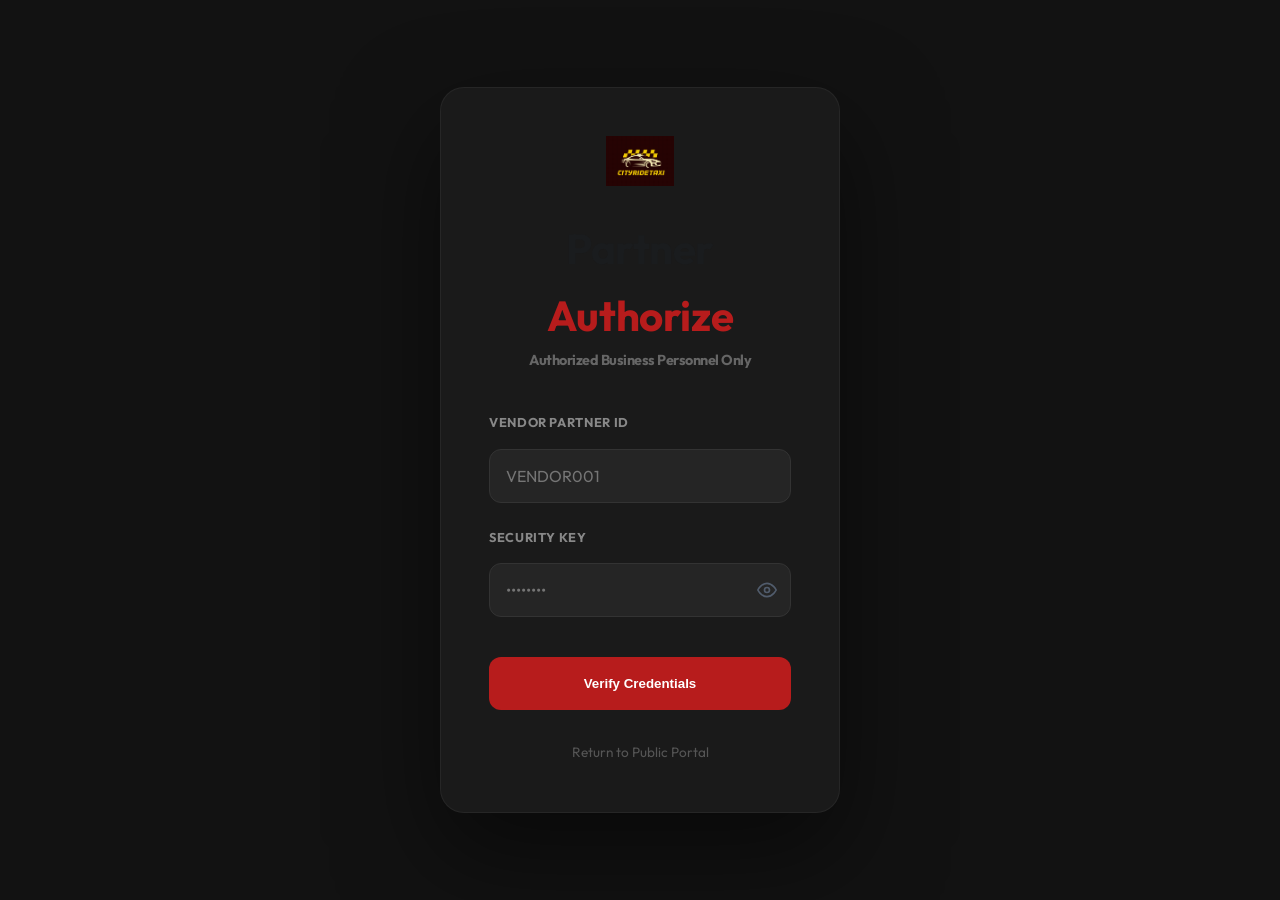
<file: public/vendor-login.html>
<!DOCTYPE html>
<html lang="en">
<head>
    <meta charset="UTF-8">
    <meta name="viewport" content="width=device-width, initial-scale=1.0">
    <title>CityRideTaxi | Vendor Partner Access</title>
    <link rel="icon" type="image/png" href="logo.png">
    <link rel="preconnect" href="https://fonts.googleapis.com">
    <link rel="preconnect" href="https://fonts.gstatic.com" crossorigin>
    <link href="https://fonts.googleapis.com/css2?family=Outfit:wght@300;400;500;600;700&display=swap" rel="stylesheet">
    <link rel="stylesheet" href="style.css">
    <script src="config.js"></script>
    <style>
        body {
            background: #121212;
            display: flex;
            align-items: center;
            justify-content: center;
            height: 100vh;
            margin: 0;
            color: white;
        }
        .login-box {
            background: #1a1a1a;
            padding: 3rem;
            border-radius: 24px;
            width: 100%;
            max-width: 400px;
            box-shadow: 0 40px 100px rgba(0,0,0,0.5);
            border: 1px solid rgba(255,255,255,0.05);
            text-align: center;
        }
        .logo { margin-bottom: 2.5rem; }
        .input-group { margin-bottom: 1.5rem; text-align: left; }
        .input-group label { display: block; margin-bottom: 0.5rem; font-size: 0.8rem; color: #888; }
        .input-group input { 
            width: 100%; 
            padding: 1rem; 
            border-radius: 12px; 
            background: #252525; 
            border: 1px solid #333; 
            color: white; 
            font-size: 1rem;
        }
        .btn-login {
            width: 100%;
            padding: 1.2rem;
            border-radius: 12px;
            background: var(--primary-red);
            color: white;
            border: none;
            font-weight: 700;
            cursor: pointer;
            margin-top: 1rem;
        }
        .btn-login:hover { background: #d32f2f; }
        .footer-link { margin-top: 2rem; display: block; color: #555; text-decoration: none; font-size: 0.85rem; }
    </style>
</head>
<body>
    <div class="login-box">
        <div class="logo">
            <img src="logo.png" alt="CityRide" style="height: 50px;">
            <h2 style="margin-top:1rem">Partner <span style="color:var(--primary-red)">Authorize</span></h2>
            <p style="color:#666; font-size:0.9rem">Authorized Business Personnel Only</p>
        </div>
        <form id="vendor-login-form">
            <div class="input-group">
                <label>Vendor Partner ID</label>
                <input type="text" id="v-id" placeholder="VENDOR001" required>
            </div>
            <div class="input-group">
                <label>Security Key</label>
                <div class="password-wrapper">
                    <input type="password" id="v-pass" placeholder="••••••••" required>
                    <button type="button" class="password-toggle" onclick="togglePasswordVisibility('v-pass', this)">
                        <svg viewBox="0 0 24 24" width="20" height="20" fill="none" stroke="currentColor" stroke-width="2" stroke-linecap="round" stroke-linejoin="round" class="eye-icon"><path d="M1 12s4-8 11-8 11 8 11 8-4 8-11 8-11-8-11-8z"/><circle cx="12" cy="12" r="3"/></svg>
                    </button>
                </div>
            </div>
            <button type="submit" class="btn-login">Verify Credentials</button>
        </form>
        <a href='/' class="footer-link">Return to Public Portal</a>
    </div>

    <script>
        // Persistence Logic
        const VENDOR_KEY = 'cityride_vendor_login_draft';
        function setupPersistence() {
            const form = document.getElementById('vendor-login-form');
            const saved = localStorage.getItem(VENDOR_KEY);
            if (saved) {
                const data = JSON.parse(saved);
                if (data.id) document.getElementById('v-id').value = data.id;
                if (data.pass) document.getElementById('v-pass').value = data.pass;
            }

            form.addEventListener('input', () => {
                const data = {
                    id: document.getElementById('v-id').value,
                    pass: document.getElementById('v-pass').value
                };
                localStorage.setItem(VENDOR_KEY, JSON.stringify(data));
            });
        }

        window.addEventListener('DOMContentLoaded', setupPersistence);

        document.getElementById('vendor-login-form').addEventListener('submit', async (e) => {
            e.preventDefault();
            const vendor_id = document.getElementById('v-id').value;
            const password = document.getElementById('v-pass').value;

            try {
                const res = await fetch(`${API_BASE_URL}/api/vendor/login`, {
                    method: 'POST',
                    headers: { 'Content-Type': 'application/json' },
                    body: JSON.stringify({ vendor_id, password })
                });
                const data = await res.json();
                if (res.ok) {
                    localStorage.setItem('cityride_vendor', JSON.stringify(data.user));
                    localStorage.removeItem(VENDOR_KEY);
                    window.location.href = '/vendor';
                } else {
                    alert(data.error);
                }
            } catch (err) {
                alert('Auth Service Offline');
            }
        });
    </script>
</body>
</html>
</file>
<file: public/style.css>
:root {
    --primary-red: #B71C1C;
    --primary-red-hover: #8E1515;
    --dark-charcoal: #1A1C1E;
    /* Refined premium black */
    --text-main: #2D3436;
    --text-muted: #64748B;
    /* Elegant slate blue/gray */
    --light-grey: #F8FAFC;
    --white: #FFFFFF;
    --accents: #E2E8F0;
    --glass-bg: rgba(255, 255, 255, 0.94);
    --glass-border: rgba(255, 255, 255, 0.4);
    --shadow-sm: 0 4px 12px rgba(0, 0, 0, 0.03);
    --shadow-md: 0 12px 30px rgba(0, 0, 0, 0.06);
    --shadow-lg: 0 24px 60px rgba(0, 0, 0, 0.08);
    --transition: all 0.4s cubic-bezier(0.4, 0, 0.2, 1);
}

/* Premium Animated Splash Screen Styles */
#splash-screen {
    position: fixed; inset: 0;
    background: linear-gradient(160deg, #0a0a0a 0%, #1a0000 50%, #0d0d0d 100%);
    display: flex; flex-direction: column; align-items: center; justify-content: center;
    z-index: 10000; transition: opacity 0.8s ease, visibility 0.8s ease; overflow: hidden;
}
#splash-screen.splash-hidden { opacity: 0; visibility: hidden; pointer-events: none; }
.splash-grid {
    position: absolute; inset: 0;
    background-image: linear-gradient(rgba(220,20,60,0.06) 1px, transparent 1px), linear-gradient(90deg, rgba(220,20,60,0.06) 1px, transparent 1px);
    background-size: 40px 40px; animation: gridMove 6s linear infinite;
}
@keyframes gridMove { 0% { background-position: 0 0; } 100% { background-position: 0 40px; } }
.splash-orb {
    position: absolute; width: 280px; height: 280px; border-radius: 50%;
    background: radial-gradient(circle, rgba(220,20,60,0.25) 0%, transparent 70%);
    animation: orbPulse 3s ease-in-out infinite;
}
@keyframes orbPulse { 0%, 100% { transform: scale(1); opacity: 0.7; } 50% { transform: scale(1.3); opacity: 1; } }
.splash-ring {
    position: absolute; width: 200px; height: 200px; border-radius: 50%;
    border: 2px solid transparent; border-top: 2px solid #dc143c; border-right: 2px solid rgba(220,20,60,0.3);
    animation: ringRotate 1.4s linear infinite;
}
.splash-ring-2 { width: 160px; height: 160px; border-top: 2px solid rgba(220,20,60,0.5); border-left: 2px solid #dc143c; animation: ringRotate 2s linear infinite reverse; }
@keyframes ringRotate { from { transform: rotate(0deg); } to { transform: rotate(360deg); } }
.splash-logo-wrap { position: relative; z-index: 2; display: flex; flex-direction: column; align-items: center; }
.splash-logo { height: 90px; width: auto; filter: drop-shadow(0 0 18px rgba(220,20,60,0.6)); animation: logoBounce 3s ease-in-out infinite; }
@keyframes logoBounce { 0%, 100% { transform: translateY(0); } 50% { transform: translateY(-8px); } }
.splash-brand { font-family: 'Outfit', sans-serif; font-size: 2rem; font-weight: 700; color: #fff; letter-spacing: 0.08em; margin-top: 1rem; z-index: 2; animation: fadeInUpSplash 0.8s ease 0.3s both; }
.splash-brand span { color: #dc143c; }
@keyframes fadeInUpSplash { from { opacity: 0; transform: translateY(20px); } to { opacity: 1; transform: translateY(0); } }
.splash-tagline { font-family: 'Outfit', sans-serif; font-size: 0.75rem; letter-spacing: 0.25em; text-transform: uppercase; color: rgba(255,255,255,0.45); margin-top: 0.4rem; z-index: 2; animation: fadeInUpSplash 0.8s ease 0.6s both; }
.splash-road-wrap { position: absolute; bottom: 130px; left: 0; right: 0; height: 36px; overflow: hidden; z-index: 2; }
.splash-road { position: absolute; bottom: 0; left: 0; right: 0; height: 3px; background: rgba(220,20,60,0.5); }
.splash-road::after { content: ''; position: absolute; top: 50%; left: -200px; width: 200%; height: 1px; background: repeating-linear-gradient(90deg, rgba(255,255,255,0.15) 0px, rgba(255,255,255,0.15) 30px, transparent 30px, transparent 60px); animation: roadLines 0.8s linear infinite; }
@keyframes roadLines { from { transform: translateX(0); } to { transform: translateX(60px); } }
.splash-car { position: absolute; bottom: 5px; left: -80px; animation: carDrive 2.5s ease-in-out infinite; filter: drop-shadow(0 0 8px rgba(220,20,60,0.6)); }
@keyframes carDrive { 0% { left: -80px; opacity: 0; } 10% { opacity: 1; } 85% { opacity: 1; } 100% { left: calc(100% + 20px); opacity: 0; } }
.splash-progress-wrap { position: absolute; bottom: 90px; left: 40px; right: 40px; height: 3px; background: rgba(255,255,255,0.08); border-radius: 99px; z-index: 2; overflow: hidden; }
.splash-progress-bar { height: 100%; width: 0; background: linear-gradient(90deg, #dc143c, #ff4d6d); border-radius: 99px; animation: progressFill 3s ease forwards; box-shadow: 0 0 10px rgba(220,20,60,0.7); }
@keyframes progressFill { 0% { width: 0%; } 30% { width: 35%; } 60% { width: 70%; } 100% { width: 100%; } }
.splash-status { position: absolute; bottom: 60px; font-family: 'Outfit', sans-serif; font-size: 0.7rem; letter-spacing: 0.2em; text-transform: uppercase; color: rgba(255,255,255,0.3); z-index: 2; }


@keyframes radar-pulse {
    0% {
        transform: scale(0.5);
        opacity: 0;
    }

    50% {
        opacity: 1;
    }

    100% {
        transform: scale(1.5);
        opacity: 0;
    }
}

* {
    margin: 0;
    padding: 0;
    box-sizing: border-box;
}

body {
    font-family: 'Outfit', sans-serif;
    color: var(--text-main);
    line-height: 1.6;
    background-color: var(--white);
    overflow-x: hidden;
    -webkit-font-smoothing: antialiased;
}

h1,
h2,
h3,
h4 {
    color: var(--dark-charcoal);
    letter-spacing: -0.01em;
}

.container {
    max-width: 1350px;
    margin: 0 auto;
    padding: 0 5%;
    /* More breathing room */
}

/* Header & Nav */
.header {
    background: rgba(255, 255, 255, 0.98);
    backdrop-filter: blur(10px);
    border-bottom: 1px solid rgba(0, 0, 0, 0.05);
    position: sticky;
    top: 0;
    z-index: 1000;
}

.nav {
    display: flex;
    justify-content: space-between;
    align-items: center;
    height: 100px;
    /* Elegant taller header */
}

.logo {
    font-size: 1.75rem;
    font-weight: 700;
    letter-spacing: -0.5px;
    color: var(--dark-charcoal);
    cursor: pointer;
    transition: var(--transition);
    user-select: none;
}

.logo:hover {
    transform: translateY(-2px);
}

.logo-accent {
    color: var(--primary-red);
}

.nav-links {
    position: fixed;
    top: 0;
    right: -100%;
    width: 320px;
    height: 100vh;
    background: var(--white);
    box-shadow: -10px 0 30px rgba(0, 0, 0, 0.05);
    display: flex;
    flex-direction: column;
    justify-content: center;
    align-items: center;
    gap: 2.5rem;
    transition: var(--transition);
    z-index: 2000;
}

.nav-links.active {
    right: 0;
}

.nav-links a {
    text-decoration: none;
    color: var(--dark-charcoal);
    font-weight: 500;
    transition: var(--transition);
}

.nav-links a:hover {
    color: var(--primary-red);
}

.nav-actions {
    display: flex;
    gap: 1.5rem;
    align-items: center;
}

/* Base: Hide Header Buttons (Mobile First) */
.nav-actions .logout-btn,
.nav-actions .nav-cta {
    display: none !important;
}

/* Side Menu Button Styles */
.nav-links li.menu-button-item .btn {
    display: flex !important;
    width: 80%;
    margin-top: 1rem;
}

.logout-btn,
.nav-cta {
    background: transparent;
    border: 1px solid var(--primary-red);
    color: var(--primary-red);
    padding: 0.8rem 1.5rem;
}

.nav-cta {
    background: var(--primary-red);
    color: white;
    border: none;
}

.burger-menu {
    display: flex;
    /* Burger is active by default */
    flex-direction: column;
    gap: 6px;
    cursor: pointer;
    z-index: 2001;
    width: 44px;
    height: 44px;
    align-items: center;
    justify-content: center;
}

.burger-menu span {
    display: block;
    width: 25px;
    height: 2px;
    background: var(--dark-charcoal);
    transition: var(--transition);
    border-radius: 2px;
}

.burger-menu:hover span {
    background: var(--primary-red);
}

/* Burger Animation to X */
.burger-menu.active span:nth-child(1) {
    transform: translateY(8px) rotate(45deg);
}

.burger-menu.active span:nth-child(2) {
    opacity: 0;
}

.burger-menu.active span:nth-child(3) {
    transform: translateY(-8px) rotate(-45deg);
}

/* Buttons */
.btn {
    padding: 1rem 2.25rem;
    border-radius: 12px;
    font-weight: 600;
    font-size: 0.95rem;
    letter-spacing: 0.02em;
    cursor: pointer;
    border: none;
    transition: var(--transition);
    display: inline-flex;
    align-items: center;
    justify-content: center;
}

.btn-primary {
    background-color: var(--primary-red);
    color: var(--white);
    box-shadow: 0 8px 20px rgba(183, 28, 28, 0.2);
}

.btn-primary:hover {
    background-color: var(--primary-red-hover);
    transform: translateY(-3px);
    box-shadow: 0 12px 28px rgba(183, 28, 28, 0.3);
}

.mobile-only-item {
    display: none;
}

.btn-large {
    padding: 1.5rem 3rem;
    font-size: 1.15rem;
    border-radius: 14px;
    width: 100%;
}

.btn-back {
    background: var(--primary-red);
    color: var(--white);
    width: 42px;
    height: 42px;
    display: inline-flex;
    align-items: center;
    justify-content: center;
    text-decoration: none;
    border-radius: 50%;
    font-weight: 700;
    font-size: 1.2rem;
    transition: var(--transition);
    box-shadow: 0 4px 15px rgba(183, 28, 28, 0.2);
    border: none;
    cursor: pointer;
}

.btn-back:hover {
    background: var(--primary-red-hover);
    transform: scale(1.1);
    box-shadow: 0 6px 20px rgba(183, 28, 28, 0.3);
}

/* Hero Section */
.hero {
    position: relative;
    padding: 10rem 0;
    /* More expansive */
    min-height: 95vh;
    display: flex;
    align-items: center;
    overflow: hidden;
}

.suggestions {
    position: absolute;
    top: 100%;
    left: 0;
    right: 0;
    background: var(--white);
    border-radius: 0 0 12px 12px;
    box-shadow: var(--shadow-md);
    z-index: 10;
    max-height: 250px;
    overflow-y: auto;
}

.suggestion-item {
    padding: 1rem 1.5rem;
    cursor: pointer;
    border-bottom: 1px solid var(--accents);
    transition: var(--transition);
    font-size: 0.95rem;
    color: var(--text-main);
}

.suggestion-item:hover {
    background: var(--light-grey);
    color: var(--primary-red);
    padding-left: 2rem;
}

.suggestion-item:last-child {
    border-bottom: none;
}

.hero-bg {
    position: absolute;
    top: 0;
    left: 0;
    width: 100%;
    height: 100%;
    background: radial-gradient(circle at top right, #2c3e50, #1a1c1e 70%);
    z-index: -1;
}



.hero-content {
    display: grid;
    grid-template-columns: 1fr 1fr;
    gap: 4rem;
    align-items: center;
}

.hero-text h1 {
    font-size: 5rem;
    /* Large, bold statement */
    font-weight: 800;
    line-height: 1.05;
    color: var(--white);
    margin-bottom: 2rem;
    letter-spacing: -0.03em;
}

.text-accent {
    color: var(--primary-red);
}

.hero-text p {
    font-size: 1.4rem;
    color: rgba(255, 255, 255, 0.85);
    font-weight: 400;
    max-width: 550px;
    line-height: 1.6;
}

/* Booking Widget */
.booking-widget { width: 100%; }

.hero-logo-box { margin-bottom: 2.5rem; text-align: left; }
.hero-logo-box img { height: 120px; width: auto; filter: drop-shadow(0 15px 30px rgba(0,0,0,0.3)); }
.booking-widget {
    background: var(--glass-bg);
    backdrop-filter: blur(20px);
    border: 1px solid var(--glass-border);
    border-radius: 30px;
    /* Softer corners */
    padding: 3rem;
    box-shadow: var(--shadow-lg);
}

.widget-tabs {
    display: flex;
    gap: 2rem;
    margin-bottom: 2.5rem;
    border-bottom: 1px solid rgba(0, 0, 0, 0.05);
    padding-bottom: 1.5rem;
}

.tab-btn {
    background: none;
    border: none;
    padding: 0.5rem 0;
    font-weight: 700;
    font-size: 1.1rem;
    cursor: pointer;
    color: var(--dark-charcoal);
    opacity: 0.4;
    transition: var(--transition);
}

.tab-btn.active {
    opacity: 1;
    color: var(--primary-red);
    position: relative;
}

.tab-btn.active::after {
    content: '';
    position: absolute;
    bottom: -1.5rem;
    left: 0;
    width: 40px;
    /* Minimalist indicator */
    height: 4px;
    background: var(--primary-red);
    border-radius: 2px;
}

.form-grid {
    display: grid;
    grid-template-columns: 1fr 1fr;
    gap: 1.5rem;
    margin-bottom: 2rem;
}

.input-group {
    display: flex;
    flex-direction: column;
    gap: 0.5rem;
    position: relative;
}

.input-group label {
    font-size: 0.85rem;
    font-weight: 700;
    color: var(--text-muted);
    text-transform: uppercase;
    letter-spacing: 0.05em;

    display: flex;
    justify-content: space-between;
    align-items: center;
    width: 100%;
}

.input-group input,
.input-group select {
    padding: 0.85rem 1rem;
    border-radius: 10px;
    border: 1px solid rgba(0, 0, 0, 0.1);
    background: rgb(206, 205, 205);
    font-family: inherit;
    font-size: 1rem;
    transition: var(--transition);
}

.input-group input:focus {
    outline: none;
    border-color: var(--primary-red);
    box-shadow: 0 0 0 3px rgba(211, 47, 47, 0.1);
}

/* Fleet Section */
.section {
    padding: 10rem 0;
    /* More expansive rhythm */
    background: #FAFBFC;
}

.section-header {
    text-align: center;
    margin-bottom: 6rem;
}

.section-header h2 {
    font-size: 3.5rem;
    /* Larger, authoritative header */
    font-weight: 800;
    margin-bottom: 1.5rem;
    letter-spacing: -0.02em;
}

.section-header p {
    font-size: 1.15rem;
    color: var(--text-muted);
    max-width: 600px;
    margin: 0 auto;
}

.fleet-grid {
    display: grid;
    grid-template-columns: 1fr 1fr;
    gap: 4rem;
    /* Wide gaps for elegance */
}

.fleet-card {
    background: var(--white);
    border-radius: 24px;
    overflow: hidden;
    transition: var(--transition);
    border: 1px solid rgba(0, 0, 0, 0.03);
    box-shadow: var(--shadow-md);
}

.fleet-card:hover {
    transform: translateY(-15px);
    box-shadow: var(--shadow-lg);
}

.fleet-img {
    height: 380px;
    background-size: cover;
    background-position: center;
    transition: var(--transition);
}

#sedan-img {
    background-image: url('logo.png');
    background-size: contain;
    background-repeat: no-repeat;
    background-position: center;
}

#suv-img {
    background-image: url('logo.png');
    background-size: contain;
    background-repeat: no-repeat;
    background-position: center;
}

.fleet-card:hover .fleet-img {
    transform: scale(1.05);
}

.fleet-info {
    padding: 3.5rem;
    /* Spacious text area */
}

.fleet-info h3 {
    font-size: 2rem;
    font-weight: 700;
    margin-bottom: 1.25rem;
}

.fleet-info p {
    color: var(--text-muted);
    font-size: 1.05rem;
    margin-bottom: 2rem;
}

.fleet-features {
    list-style: none;
    margin-top: 1.5rem;
    display: flex;
    flex-wrap: wrap;
    /* Better on small screens */
    gap: 1.5rem;
    color: var(--primary-red);
    font-weight: 700;
    font-size: 0.85rem;
    text-transform: uppercase;
    letter-spacing: 0.1em;
}

.fleet-features li {
    display: flex;
    align-items: center;
    gap: 0.5rem;
}

.fleet-features li::before {
    content: '→';
    font-weight: 400;
}

/* Fare Estimate */
.fare-estimate {
    background: rgba(183, 28, 28, 0.05);
    border: 1px dashed var(--primary-red);
    border-radius: 16px;
    padding: 2rem;
    margin-bottom: 2.5rem;
    display: flex;
    justify-content: space-between;
    align-items: center;
}

.fare-estimate.hidden {
    display: none;
}

.fare-details p {
    font-weight: 700;
    color: var(--text-muted);
    font-size: 0.8rem;
    text-transform: uppercase;
    letter-spacing: 0.05em;
}

#fare-val {
    display: block;
    font-size: 2rem;
    color: var(--primary-red);
}

.vehicle-auto-badge {
    background: var(--dark-charcoal);
    color: var(--white);
    padding: 0.5rem 1rem;
    border-radius: 30px;
    font-size: 0.75rem;
    font-weight: 800;
    text-transform: uppercase;
    letter-spacing: 0.05em;
}


/* Dashboard Styles (Admin/Driver) */
.admin-layout {
    display: grid;
    grid-template-columns: 280px 1fr;
    min-height: 100vh;
    background: #FAFBFC;
}

.sidebar {
    background: var(--dark-charcoal);
    color: white;
    padding: 3rem 2rem;
    box-shadow: 10px 0 30px rgba(0, 0, 0, 0.05);
}

.sidebar h2 {
    margin-bottom: 4rem;
    color: var(--primary-red);
}

.sidebar-links {
    list-style: none;
}

.sidebar-links li {
    margin: 1.5rem 0;
    font-weight: 500;
    cursor: pointer;
    opacity: 0.6;
    padding: 0.75rem 1rem;
    border-radius: 10px;
    transition: var(--transition);
}

.sidebar-links li:hover,
.sidebar-links li.active {
    opacity: 1;
    background: rgba(255, 255, 255, 0.05);
    color: var(--primary-red);
}

.main-content {
    padding: 6rem;
}

.header-content h1 {
    font-size: 2.5rem;
    font-weight: 800;
    margin-bottom: 0.5rem;
}

.header-content p {
    color: var(--text-muted);
    font-size: 1.1rem;
}

.stats-grid {
    display: grid;
    grid-template-columns: repeat(3, 1fr);
    gap: 2.5rem;
    margin-top: 3rem;
}

.stat-card {
    background: white;
    padding: 3rem;
    border-radius: 24px;
    box-shadow: var(--shadow-md);
    border: 1px solid rgba(0, 0, 0, 0.02);
}

.stat-card h4 {
    color: var(--text-muted);
    font-size: 0.8rem;
    text-transform: uppercase;
    letter-spacing: 0.12em;
    font-weight: 700;
}

.stat-card .value {
    font-size: 2.75rem;
    font-weight: 800;
    color: var(--dark-charcoal);
    display: block;
}

.stat-card .trend {
    font-size: 0.85rem;
    font-weight: 600;
    margin-top: 0.75rem;
    display: flex;
    align-items: center;
    gap: 0.25rem;
}

.trend-up {
    color: #10B981;
}

.stat-card p {
    font-size: 0.85rem;
    color: var(--text-muted);
    margin-top: 0.5rem;
}

.booking-table {
    width: 100%;
    margin-top: 4rem;
    background: white;
    border-radius: 24px;
    border-collapse: collapse;
    overflow: hidden;
    box-shadow: var(--shadow-md);
}

.booking-table th {
    background: #F8F9FB;
    padding: 1.5rem 2rem;
    text-align: left;
    font-weight: 700;
    color: #636E72;
    text-transform: uppercase;
    font-size: 0.75rem;
    letter-spacing: 0.1em;
}

.booking-table td {
    padding: 1.5rem 2rem;
    border-top: 1px solid #F1F3F5;
    font-size: 0.95rem;
}

/* Status Badges */
.badge {
    padding: 0.4rem 1rem;
    border-radius: 20px;
    font-size: 0.75rem;
    font-weight: 800;
    text-transform: uppercase;
    letter-spacing: 0.05em;
}

/* Driver Specific */
.driver-header {
    display: flex;
    justify-content: space-between;
    align-items: center;
    margin-bottom: 4rem;
    padding: 3rem;
    background: var(--dark-charcoal);
    border-radius: 24px;
    color: var(--white);
    box-shadow: var(--shadow-lg);
}

.driver-info h2 {
    font-size: 2rem;
    color: var(--white);
}

.driver-info p {
    opacity: 0.7;
    font-size: 0.95rem;
    margin-top: 0.25rem;
}

.job-card {
    background: var(--white);
    padding: 3rem;
    border-radius: 24px;
    border: 1px solid var(--accents);
    box-shadow: var(--shadow-md);
    margin-bottom: 2.5rem;
    transition: var(--transition);
}

.job-card:hover {
    transform: translateY(-5px);
    box-shadow: var(--shadow-lg);
}

.badge-success {
    background: #D1FAE5;
    color: #059669;
}

.badge-warning {
    background: #FEF3C7;
    color: #D97706;
}

.badge-danger {
    background: #FEE2E2;
    color: #DC2626;
}

/* Services Section */
.services-grid {
    display: grid;
    grid-template-columns: repeat(3, 1fr);
    gap: 3rem;
    margin-top: 4rem;
}

.service-card {
    background: var(--white);
    padding: 3.5rem;
    border-radius: 24px;
    box-shadow: var(--shadow-md);
    transition: var(--transition);
    border: 1px solid rgba(0, 0, 0, 0.02);
    text-align: center;
}

.service-card:hover {
    transform: translateY(-12px);
    box-shadow: var(--shadow-lg);
}

.service-icon {
    font-size: 3rem;
    margin-bottom: 2rem;
    display: block;
}

/* Contact Section */
.contact-grid {
    display: grid;
    grid-template-columns: 1.5fr 1fr;
    gap: 5rem;
    align-items: center;
}

.contact-info-card {
    background: var(--dark-charcoal);
    color: var(--white);
    padding: 30px;
    border-radius: 30px;
    box-shadow: var(--shadow-lg);
}

.contact-method {
    display: flex;
    align-items: center;
    gap: 1.5rem;
    margin-bottom: 2.5rem;
}

.method-icon {
    width: 50px;
    height: 55px;
    background: rgba(255, 255, 255, 0.1);
    border-radius: 12px;
    display: flex;
    align-items: center;
    justify-content: center;
    font-size: 1.2rem;
}


/* Footer */
.footer {
    background: var(--dark-charcoal);
    color: var(--white);
    padding: 5rem 0 2rem;
}

.footer-content {
    display: grid;
    grid-template-columns: 2fr 1fr 1fr;
    gap: 4rem;
    margin-bottom: 4rem;
}

.footer-brand .logo {
    color: var(--white);
    margin-bottom: 1.5rem;
}

.footer-links h4,
.footer-contact h4 {
    margin-bottom: 1.5rem;
    font-weight: 600;
}

.footer-links ul {
    list-style: none;
}

.footer-links li {
    margin-bottom: 0.75rem;
}

.footer-links a {
    color: rgba(255, 255, 255, 0.7);
    text-decoration: none;
    transition: var(--transition);
}

.footer-links a:hover {
    color: var(--primary-red);
}

.footer-bottom {
    border-top: 1px solid rgba(255, 255, 255, 0.1);
    padding-top: 2rem;
    text-align: center;
    color: rgba(255, 255, 255, 0.5);
    font-size: 0.9rem;
}

/* --- RESPONSIVE DESIGN --- */

/* Laptops & Tablets (1200px and below) */
@media (max-width: 1200px) {
    .container {
        padding: 0 2rem;
    }

    .hero-content {
        gap: 2rem;
    }
}

/* --- RESPONSIVE COMMAND DECK (MOBILE/TABLET DEFAULTS) --- */

/* Tablets & Phones (1024px and below) */
@media (max-width: 1024px) {
    .nav {
        height: 80px;
        padding: 0 1.5rem;
        flex-direction: row;
        justify-content: space-between;
    }

    /* Absolute Button Hiding on Mobile Header */
    .nav-actions .nav-cta,
    .nav-actions .logout-btn {
        display: none !important;
    }

    .hero {
        padding: 6rem 0 !important;
        min-height: auto;
    }

    .hero-content {
        grid-template-columns: 1fr;
        text-align: center;
        padding-top: 1rem;
        gap: 3rem;
    }

    .hero-logo-box {
        text-align: center;
    }

    .auth-container {
        min-height: 100vh;
        display: flex;
        align-items: center;
        justify-content: center;
        background: #1a1c1e;
        padding: 2rem;
    }

    .hero-text {
        margin-bottom: 3rem;
        display: flex;
        flex-direction: column;
        align-items: center;
    }

    .section {
        padding: 5rem 1.5rem !important;
    }

    .section-header {
        margin-bottom: 3rem;
    }

    .form-grid {
        grid-template-columns: 1fr !important;
        gap: 1.25rem;
    }

    .fleet-grid {
        grid-template-columns: 1fr !important;
        gap: 1.5rem;
    }

    .services-grid {
        grid-template-columns: 1fr !important;
        gap: 2rem;
    }

    .contact-grid {
        grid-template-columns: 1fr !important;
        gap: 3rem;
    }

    .footer-content {
        grid-template-columns: 1fr !important;
        gap: 2rem;
        text-align: center;
    }

    .footer {
        background: var(--dark-charcoal);
        padding: 4rem 1.5rem 2rem;
    }

    .fleet-card {
        flex-direction: column;
        height: auto !important;
    }

    .fleet-img {
        width: 100% !important;
        height: 300px !important;
    }

    .fleet-info {
        padding: 2rem !important;
    }
}

/* Phones (768px and below) tweaks */
@media (max-width: 768px) {
    .nav-links {
        width: 85%;
    }

    .hero-text h1 {
        font-size: 2.2rem;
        line-height: 1.2;
    }

    .hero-text p {
        font-size: 0.95rem;
    }

    .booking-widget {
        padding: 1.25rem !important;
        margin: 0;
        border-radius: 20px;
    }

    .vehicle-icon-wrap {
        width: 65px;
        height: 45px;
        margin-right: 1rem;
    }

    .vehicle-icon-wrap svg {
        width: 32px;
        height: 32px;
    }

    .vehicle-name {
        font-size: 1rem;
    }

    .vehicle-price {
        font-size: 1.2rem;
    }
}

/* Map Modal Picker Styles */
.map-modal {
    position: fixed;
    top: 0;
    left: 0;
    width: 100%;
    height: 100%;
    background: rgba(0, 0, 0, 0.4);
    backdrop-filter: blur(10px);
    display: none;
    justify-content: center;
    align-items: center;
    z-index: 10000;
}

/* --- DESKTOP HORIZON (OVERRIDE FOR WIDESCREENS > 1024px) --- */
@media (min-width: 1025px) {
    .nav {
        height: 100px;
    }

    .nav-links {
        position: static;
        width: auto;
        height: auto;
        background: transparent;
        box-shadow: none;
        flex-direction: row;
        gap: 2.5rem;
        z-index: auto;
    }

    .nav-links.active {
        right: auto;
    }

    .nav-links li.menu-button-item {
        display: none !important;
        /* Hide mobile-menu-only buttons on desktop */
    }

    .burger-menu {
        display: none !important;
    }

    .nav-actions .nav-cta {
        display: block !important;
    }

    body.authenticated .nav-actions .logout-btn {
        display: block !important;
    }
}

.map-modal-content {
    background: var(--white);
    width: 95%;
    max-width: 1000px;
    height: 85vh;
    max-height: 90vh;
    border-radius: 30px;
    overflow-y: auto;
    display: flex;
    flex-direction: column;
    box-shadow: var(--shadow-lg);
}

.map-header {
    padding: 1rem 1.5rem;
    display: flex;
    justify-content: space-between;
    align-items: center;
    border-bottom: 1px solid var(--accents);
}

.map-header h3 {
    font-size: 1.5rem;
    font-weight: 800;
}

.close-map {
    background: none;
    border: none;
    font-size: 2.5rem;
    cursor: pointer;
    color: var(--text-muted);
}

#map-picker {
    flex: 1;
    width: 100%;
    z-index: 1;
}

.map-footer {
    padding: 1.5rem 2.5rem;
    background: var(--light-grey);
    display: flex;
    justify-content: space-between;
    align-items: center;
}

#map-instructions {
    color: var(--text-main);
    font-weight: 500;
}

#picking-type {
    color: var(--primary-red);
    text-transform: capitalize;
}

@media (max-width: 768px) {
    .map-modal-content {
        height: 100%;
        width: 100%;
        border-radius: 0;
    }

    .map-footer {
        flex-direction: column;
        gap: 1.5rem;
        text-align: center;
        padding-bottom: 2rem;
    }
}

/* Styled Alert Overlay (Global) */
.alert-overlay {
    position: fixed;
    top: 0; left: 0; width: 100%; height: 100%;
    background: rgba(0, 0, 0, 0.6);
    backdrop-filter: blur(5px);
    display: flex;
    align-items: center;
    justify-content: center;
    z-index: 9999;
    opacity: 0;
    pointer-events: none;
    transition: opacity 0.3s ease;
}

.alert-overlay.active {
    opacity: 1;
    pointer-events: auto;
}

.alert-box {
    background: white;
    padding: 2.5rem;
    border-radius: 20px;
    box-shadow: 0 20px 50px rgba(0,0,0,0.2);
    text-align: center;
    max-width: 400px;
    width: 90%;
    transform: translateY(20px);
    transition: transform 0.3s cubic-bezier(0.175, 0.885, 0.32, 1.275);
}

.alert-overlay.active .alert-box {
    transform: translateY(0);
}

.alert-icon {
    font-size: 3rem;
    color: var(--primary-red);
    margin-bottom: 1rem;
}

.alert-message {
    font-size: 1.1rem;
    font-weight: 500;
    color: #333;
    margin-bottom: 1.5rem;
    line-height: 1.5;
    white-space: pre-wrap; /* allow newlines in alerts if needed */
}

.alert-btn {
    background: var(--primary-red);
    color: white;
    border: none;
    padding: 0.8rem 2rem;
    border-radius: 12px;
    font-weight: 700;
    cursor: pointer;
    transition: all 0.3s ease;
    width: 100%;
}

.alert-btn:hover {
    transform: translateY(-2px);
    box-shadow: 0 5px 15px rgba(183, 28, 28, 0.3);
}

/* Terms Modal Specifics */
.term-item {
    border-bottom: 1px solid var(--accents);
    padding-bottom: 1.25rem;
    margin-bottom: 1.25rem;
}

.term-item strong {
    display: block;
    font-size: 0.95rem;
    color: var(--dark-charcoal);
    margin-bottom: 0.4rem;
}

.term-item p {
    font-size: 0.9rem;
    color: var(--text-muted);
    line-height: 1.5;
}

@media (max-width: 600px) {
    .terms-content {
        padding: 1.5rem !important;
    }
}
/* Enhanced User Experience: Highlight Pick on Map and Input Box */
.location-actions {
    display: flex;
    gap: 8px;
    
}

.map-picker-link {
    cursor: pointer;
    color: var(--primary-red);
    font-size: 0.75rem;
    
    background: rgba(183, 28, 28, 0.08); /* Subtle premium background */
    padding: 0.4rem 1rem;
    border-radius: 20px; /* More rounded for a pill shape */
    font-weight: 700;
    transition: var(--transition);
    border: 1px solid rgba(183, 28, 28, 0.15);
    text-transform: none;
    letter-spacing: normal;
    display: flex;
    align-items: center;
    gap: 4px;
}

.map-picker-link:hover {
    background: var(--primary-red);
    color: var(--white);
    transform: translateY(-1px);
    box-shadow: 0 4px 12px rgba(183, 28, 28, 0.2);
}

.input-highlight {
    border-color: var(--primary-red) !important;
    box-shadow: 0 0 0 4px rgba(183, 28, 28, 0.1) !important;
    background: #fffafa !important; /* Extremely subtle red tint to show active interaction */
    animation: pulseHighlight 2s infinite;
}

@keyframes pulseHighlight {
    0% { box-shadow: 0 0 0 0px rgba(183, 28, 28, 0.2); }
    70% { box-shadow: 0 0 0 6px rgba(183, 28, 28, 0); }
    100% { box-shadow: 0 0 0 0px rgba(183, 28, 28, 0); }
}

.map-picker-link:active {
    transform: scale(0.9) translateY(1px);
    box-shadow: none;
    transition: 0.1s;
}

/* WhatsApp Floating Live Chat */
.whatsapp-float {
    position: fixed;
    bottom: 30px;
    right: 30px;
    width: 64px;
    height: 64px;
    background: #25D366;
    color: #FFF;
    border-radius: 50px;
    text-align: center;
    box-shadow: 0 12px 30px rgba(37, 211, 102, 0.3);
    z-index: 10000;
    display: flex;
    align-items: center;
    justify-content: center;
    text-decoration: none;
    transition: all 0.4s cubic-bezier(0.175, 0.885, 0.32, 1.275);
    animation: float-pulse 2.5s infinite;
}

.whatsapp-float:hover {
    background-color: #128C7E;
    transform: translateY(-8px) scale(1.05);
    box-shadow: 0 15px 40px rgba(37, 211, 102, 0.45);
}

@keyframes float-pulse {
    0% { transform: scale(1); box-shadow: 0 12px 30px rgba(37, 211, 102, 0.3); }
    50% { transform: scale(1.08); box-shadow: 0 12px 45px rgba(37, 211, 102, 0.5); }
    100% { transform: scale(1); box-shadow: 0 12px 30px rgba(37, 211, 102, 0.3); }
}

.whatsapp-icon {
    width: 32px;
    height: 32px;
    fill: white;
}

/* App Loading Overlay */
#app-preloader {
    position: fixed;
    top: 0;
    left: 0;
    width: 100%;
    height: 100%;
    background: #121212;
    z-index: 10000;
    display: flex;
    flex-direction: column;
    justify-content: center;
    align-items: center;
    transition: opacity 0.6s ease-out, visibility 0.6s;
}

.loader-logo {
    font-size: 2.5rem;
    font-weight: 800;
    margin-bottom: 2rem;
    color: white;
}

.loader-logo .logo-accent {
    color: var(--primary-red);
}

.pulse-spinner {
    width: 100px;
    height: 100px;
    background: url('logo.png') no-repeat center center;
    background-size: contain;
    animation: premium-pulse 2s infinite ease-in-out;
    filter: drop-shadow(0 0 15px rgba(183, 28, 28, 0.4));
}

@keyframes premium-pulse {
    0% { transform: scale(0.9); opacity: 0.6; filter: drop-shadow(0 0 5px rgba(183, 28, 28, 0.2)); }
    50% { transform: scale(1.1); opacity: 1; filter: drop-shadow(0 0 25px rgba(183, 28, 28, 0.6)); }
    100% { transform: scale(0.9); opacity: 0.6; filter: drop-shadow(0 0 5px rgba(183, 28, 28, 0.2)); }
}

@keyframes sk-scaleout {
    0% { transform: scale(0); }
    100% {
        transform: scale(1.0);
        opacity: 0;
    }
}

.loading-text {
    margin-top: 2rem;
    color: rgba(255, 255, 255, 0.4);
    font-size: 0.8rem;
    letter-spacing: 3px;
    text-transform: uppercase;
    font-weight: 600;
    animation: breathe 2s infinite;
}

@keyframes breathe {
    0%, 100% { opacity: 0.3; }
    50% { opacity: 1; }
}

#app-preloader.fade-out {
    opacity: 0;
    visibility: hidden;
}


@keyframes logo-pulse {
    0% { transform: scale(0.95); opacity: 0.8; }
    50% { transform: scale(1); opacity: 1; }
    100% { transform: scale(0.95); opacity: 0.8; }
}

@keyframes progress-load {
    0% { width: 0%; }
    100% { width: 100%; }
}

#splash-screen {
    position: fixed;
    top: 0;
    left: 0;
    width: 100%;
    height: 100%;
    background: #1A1C1E; 
    display: flex;
    align-items: center;
    justify-content: center;
    z-index: 9999;
    transition: opacity 0.8s ease, visibility 0.8s;
}

.splash-content {
    text-align: center;
    display: flex;
    flex-direction: column;
    align-items: center;
    gap: 2rem;
}

.splash-logo {
    width: 220px; /* Larger, authoritative logo */
    height: auto;
    animation: logo-pulse 2.5s infinite cubic-bezier(0.4, 0, 0.2, 1);
    filter: drop-shadow(0 20px 40px rgba(0,0,0,0.4));
}

.loading-bar {
    width: 200px;
    height: 4px;
    background: rgba(255, 255, 255, 0.1);
    border-radius: 10px;
    overflow: hidden;
}

.loading-progress {
    height: 100%;
    background: #B71C1C;
    width: 0%;
    animation: progress-load 3s forwards ease-in-out;
}

.splash-text {
    color: white;
    font-size: 0.8rem;
    font-weight: 600;
    letter-spacing: 0.1em;
    text-transform: uppercase;
    opacity: 0.6;
}

.splash-hidden {
    opacity: 0;
    visibility: hidden;
}

/* Celebratory Alert Animations */
.alert-overlay.celebration-active {
    background: rgba(0, 0, 0, 0.85) !important;
}

.alert-box.celebration {
    border: 4px solid #FFD700 !important;
    background: linear-gradient(135deg, #ffffff 0%, #fffdf0 100%) !important;
    animation: celebrate-pop 0.6s cubic-bezier(0.175, 0.885, 0.32, 1.275) forwards;
    box-shadow: 0 20px 50px rgba(255, 215, 0, 0.3) !important;
    text-align: center;
}

.alert-box.celebration .alert-icon {
    font-size: 4rem;
    margin-bottom: 1.5rem;
    display: block;
    animation: jiggle 0.6s infinite;
}

.alert-box.celebration #global-alert-msg-text {
    font-size: 1.2rem;
    font-weight: 800;
    color: #1a1c1e;
    line-height: 1.4;
}

.alert-box.celebration .alert-btn {
    background: #FFD700;
    color: #000;
    border: none;
    font-weight: 800;
    margin-top: 2rem;
    width: 100%;
}

@keyframes celebrate-pop {
    0% { transform: scale(0.5); opacity: 0; }
    100% { transform: scale(1); opacity: 1; }
}

@keyframes jiggle {
    0%, 100% { transform: rotate(-15deg) scale(1); }
    50% { transform: rotate(15deg) scale(1.2); }
}

/* Tactical Radar Control (Driver Specific) */
.tactical-modal {
    position: fixed;
    top: 0;
    left: 0;
    width: 100%;
    height: 100%;
    background: rgba(0, 0, 0, 0.4);
    backdrop-filter: blur(8px);
    display: flex;
    align-items: center;
    justify-content: center;
    z-index: 10000;
}

.tactical-modal-inner {
    position: relative;
    width: 90%;
    height: 70%;
    background: white;
    border-radius: 30px;
    box-shadow: 0 40px 100px rgba(0,0,0,0.4);
    overflow: hidden;
    animation: modalSlideUp 0.5s ease;
}

.tactical-close {
    position: absolute;
    top: 20px;
    right: 20px;
    z-index: 2000;
    background: white;
    border: none;
    width: 42px;
    height: 42px;
    border-radius: 50%;
    font-weight: 800;
    font-size: 1.2rem;
    cursor: pointer;
    color: var(--primary-red);
    box-shadow: 0 10px 25px rgba(0,0,0,0.2);
    display: flex;
    align-items: center;
    justify-content: center;
    transition: all 0.3s ease;
}

.tactical-close:hover {
    transform: scale(1.1);
    background: var(--primary-red);
    color: white;
}

/* Mission Pin Pointers */
.pin-wrapper {
    display: flex;
    justify-content: center;
    align-items: center;
}

.pin-pointer {
    width: 32px;
    height: 32px;
    background: var(--primary-red);
    border-radius: 50% 50% 50% 0;
    transform: rotate(-45deg);
    border: 3px solid white;
    box-shadow: 0 4px 10px rgba(0,0,0,0.3);
    display: flex;
    align-items: center;
    justify-content: center;
}

.pin-pointer span {
    transform: rotate(45deg);
    color: white;
    font-weight: 800;
    font-size: 0.7rem;
    display: block;
    width: 100%;
    text-align: center;
}

.pin-pointer-dest {
    width: 24px;
    height: 24px;
    background: #424242;
    border-radius: 50% 50% 50% 0;
    transform: rotate(-45deg);
    border: 2px solid white;
    box-shadow: 0 4px 10px rgba(0,0,0,0.2);
}

/* ===== ELITE MAROON & GOLD CINEMATIC SPLASH ===== */
#splash-screen {
    position: fixed; inset: 0;
    background: linear-gradient(160deg, #1a0202 0%, #2c0505 50%, #1a0202 100%);
    display: flex; flex-direction: column; align-items: center; justify-content: center;
    z-index: 10000; transition: opacity 0.8s ease, visibility 0.8s ease; overflow: hidden;
}
#splash-screen.splash-hidden { opacity: 0; visibility: hidden; pointer-events: none; }
.splash-grid {
    position: absolute; inset: 0;
    background-image: linear-gradient(rgba(255, 204, 0, 0.04) 1px, transparent 1px), linear-gradient(90deg, rgba(255, 204, 0, 0.04) 1px, transparent 1px);
    background-size: 40px 40px; animation: gridMove 6s linear infinite;
}
@keyframes gridMove { 0% { background-position: 0 0; } 100% { background-position: 0 40px; } }
.splash-orb {
    position: absolute; width: 320px; height: 320px; border-radius: 50%;
    background: radial-gradient(circle, rgba(255, 204, 0, 0.15) 0%, transparent 70%);
    animation: orbPulse 3s ease-in-out infinite;
}
@keyframes orbPulse { 0%, 100% { transform: scale(1); opacity: 0.7; } 50% { transform: scale(1.4); opacity: 1; } }
.splash-ring {
    position: absolute; width: 220px; height: 220px; border-radius: 50%;
    border: 2px solid transparent; border-top: 2px solid #ffcc00; border-right: 2px solid rgba(255, 204, 0, 0.2);
    animation: ringRotate 1.4s linear infinite;
}
.splash-ring-2 { width: 180px; height: 180px; border-top: 2px solid rgba(255, 204, 0, 0.4); border-left: 2px solid #ffcc00; animation: ringRotate 2s linear infinite reverse; }
@keyframes ringRotate { from { transform: rotate(0deg); } to { transform: rotate(360deg); } }
.splash-logo-wrap { position: relative; z-index: 2; display: flex; flex-direction: column; align-items: center; }
.splash-logo { height: 160px; width: auto; filter: drop-shadow(0 0 25px rgba(255, 204, 0, 0.3)); animation: logoFocus 3s ease-in-out infinite; }
@keyframes logoFocus { 0%, 100% { transform: scale(1); filter: drop-shadow(0 0 25px rgba(255, 204, 0, 0.3)); } 50% { transform: scale(1.03); filter: drop-shadow(0 0 40px rgba(255, 204, 0, 0.5)); } }
.splash-road-wrap { position: absolute; bottom: 130px; left: 0; right: 0; height: 36px; overflow: hidden; z-index: 2; }
.splash-road { position: absolute; bottom: 0; left: 0; right: 0; height: 3px; background: rgba(255, 204, 0, 0.3); }
.splash-road::after { content: ''; position: absolute; top: 50%; left: -200px; width: 200%; height: 1px; background: repeating-linear-gradient(90deg, rgba(255, 204, 0, 0.2) 0px, rgba(255, 204, 0, 0.2) 30px, transparent 30px, transparent 60px); animation: roadLines 0.8s linear infinite; }
@keyframes roadLines { from { transform: translateX(0); } to { transform: translateX(60px); } }
.splash-car { position: absolute; bottom: 5px; left: -80px; animation: carDrive 2.5s ease-in-out infinite; filter: drop-shadow(0 0 10px rgba(255, 204, 0, 0.5)); }
@keyframes carDrive { 0% { left: -100px; opacity: 0; } 10% { opacity: 1; } 85% { opacity: 1; } 100% { left: calc(100% + 20px); opacity: 0; } }
.splash-progress-wrap { position: absolute; bottom: 90px; left: 60px; right: 60px; height: 4px; background: rgba(255, 255, 255, 0.05); border-radius: 99px; z-index: 2; overflow: hidden; }
.splash-progress-bar { height: 100%; width: 0; background: linear-gradient(90deg, #ffcc00, #ffdb4d); border-radius: 99px; animation: progressFill 3.2s cubic-bezier(0.4, 0, 0.2, 1) forwards; box-shadow: 0 0 15px rgba(255, 204, 0, 0.5); }
@keyframes progressFill { 0% { width: 0%; } 100% { width: 100%; } }
.splash-status { position: absolute; bottom: 65px; font-family: 'Outfit', sans-serif; font-size: 0.75rem; font-weight: 500; letter-spacing: 0.3em; text-transform: uppercase; color: rgba(255, 204, 0, 0.6); z-index: 2; }

/* Ola-style Vehicle Options */
.vehicle-options-grid {
    display: grid;
    grid-template-columns: 1fr;
    gap: 1rem;
    margin-top: 1.5rem;
    margin-bottom: 2rem;
}

.vehicle-card-item {
    display: flex;
    align-items: center;
    padding: 1.25rem;
    background: var(--white);
    border: 1.5px solid var(--accents);
    border-radius: 16px;
    cursor: pointer;
    transition: var(--transition);
    position: relative;
    overflow: hidden;
}

.vehicle-card-item:hover {
    border-color: var(--primary-red);
    background: rgba(183, 28, 28, 0.02);
    transform: translateY(-2px);
}

.vehicle-card-item.selected {
    border-color: var(--primary-red);
    background: rgba(183, 28, 28, 0.05);
    box-shadow: 0 4px 15px rgba(183, 28, 28, 0.1);
}

.vehicle-card-item.selected::after {
    content: '✓';
    position: absolute;
    top: 10px;
    right: 10px;
    background: var(--primary-red);
    color: white;
    width: 20px;
    height: 20px;
    border-radius: 50%;
    display: flex;
    align-items: center;
    justify-content: center;
    font-size: 0.75rem;
    font-weight: 700;
}

.vehicle-icon-wrap {
    width: 85px;
    height: 55px;
    display: flex;
    align-items: center;
    justify-content: center;
    margin-right: 1.5rem;
    background: #f8f9fa url('premium_badge_watermark.png') no-repeat top 5px right 5px; background-size: 20px;
    border-radius: 12px;
    flex-shrink: 0;
}

.vehicle-icon-wrap svg {
    width: 42px;
    height: 42px;
    fill: none;
    stroke: #444;
}

.vehicle-card-item.selected .vehicle-icon-wrap svg {
    stroke: var(--primary-red);
}

.vehicle-info-main {
    flex-grow: 1;
}

.vehicle-name {
    font-weight: 700;
    font-size: 1.1rem;
    color: var(--dark-charcoal);
    margin-bottom: 0.2rem;
    display: flex;
    align-items: center;
    gap: 0.5rem;
}

.vehicle-capacity {
    font-size: 0.75rem;
    color: var(--text-muted);
    font-weight: 500;
    text-transform: uppercase;
    letter-spacing: 0.05em;
}

.vehicle-price-wrap {
    text-align: right;
}

.vehicle-price {
    font-size: 1.4rem;
    font-weight: 800;
    color: var(--primary-red);
}

.vehicle-eta {
    font-size: 0.7rem;
    color: #10B981;
    font-weight: 600;
    margin-top: 0.2rem;
}

.vehicle-disabled {
    opacity: 0.5;
    cursor: not-allowed;
    filter: grayscale(1);
}

.vehicle-disabled:hover {
    transform: none;
    background: var(--white);
    border-color: var(--accents);
}

.vehicle-capacity-warning {
    color: #D32F2F;
    font-size: 0.65rem;
    font-weight: 600;
    margin-top: 0.2rem;
}

.service-category-tabs {
    display: flex;
    background: #f8f9fa;
    padding: 0.5rem;
    border-radius: 16px;
    margin-bottom: 2rem;
    gap: 0.5rem;
    border: 1px solid var(--accents);
}

.category-btn {
    flex: 1;
    padding: 1rem;
    border: none;
    background: transparent;
    border-radius: 12px;
    font-weight: 700;
    font-size: 0.95rem;
    color: var(--text-muted);
    cursor: pointer;
    transition: var(--transition);
    display: flex;
    align-items: center;
    justify-content: center;
    gap: 0.5rem;
}

.category-btn.active {
    background: var(--white);
    color: var(--primary-red);
    box-shadow: 0 4px 15px rgba(0,0,0,0.06);
}

.category-btn:hover:not(.active) {
    color: var(--dark-charcoal);
    background: rgba(255,255,255,0.5);
}

.vehicle-options-grid {
    display: flex;
    flex-direction: column;
    gap: 1rem;
    margin-top: 2rem;
}

.list-category-header {
    font-size: 0.75rem;
    font-weight: 800;
    color: var(--primary-red);
    text-transform: uppercase;
    letter-spacing: 2px;
    margin-bottom: 1rem;
    display: flex;
    align-items: center;
    gap: 1rem;
}

.list-category-header::after {
    content: '';
    flex-grow: 1;
    height: 1px;
    background: var(--accents);
}

/* Extra Small Devices */
@media (max-width: 480px) {
    .container {
        padding: 0 1rem !important;
    }

    .nav {
        height: 70px;
    }

    .logo {
        font-size: 1.4rem;
    }

    .booking-widget {
        padding: 1rem !important;
    }

    .form-group label {
        font-size: 0.75rem;
    }

    .vehicle-card-item {
        padding: 1rem;
    }

    .vehicle-icon-wrap {
        width: 55px;
        height: 40px;
    }

    .vehicle-price {
        font-size: 1.1rem;
    }

    .category-btn {
        padding: 0.75rem 0.5rem;
        font-size: 0.8rem;
    }

    .support-floating-btn {
        bottom: 20px;
        right: 20px;
        width: 50px;
        height: 50px;
    }

    .support-widget-panel {
        width: calc(100vw - 40px);
        right: 20px;
        bottom: 80px;
    }
}

/* Password Visibility Toggle Styles */
.password-wrapper {
    position: relative;
    width: 100%;
    display: block;
}
.password-wrapper input {
    padding-right: 48px !important;
}
.password-toggle {
    position: absolute;
    right: 14px;
    top: 50%;
    transform: translateY(-50%);
    background: none !important;
    border: none !important;
    padding: 0 !important;
    margin: 0 !important;
    cursor: pointer;
    color: var(--text-muted) !important;
    opacity: 0.7;
    display: flex;
    align-items: center;
    justify-content: center;
    z-index: 10;
    transition: opacity 0.2s ease;
}
.password-toggle:hover {
    opacity: 1;
}
.password-toggle svg {
    display: block;
}
</file>
